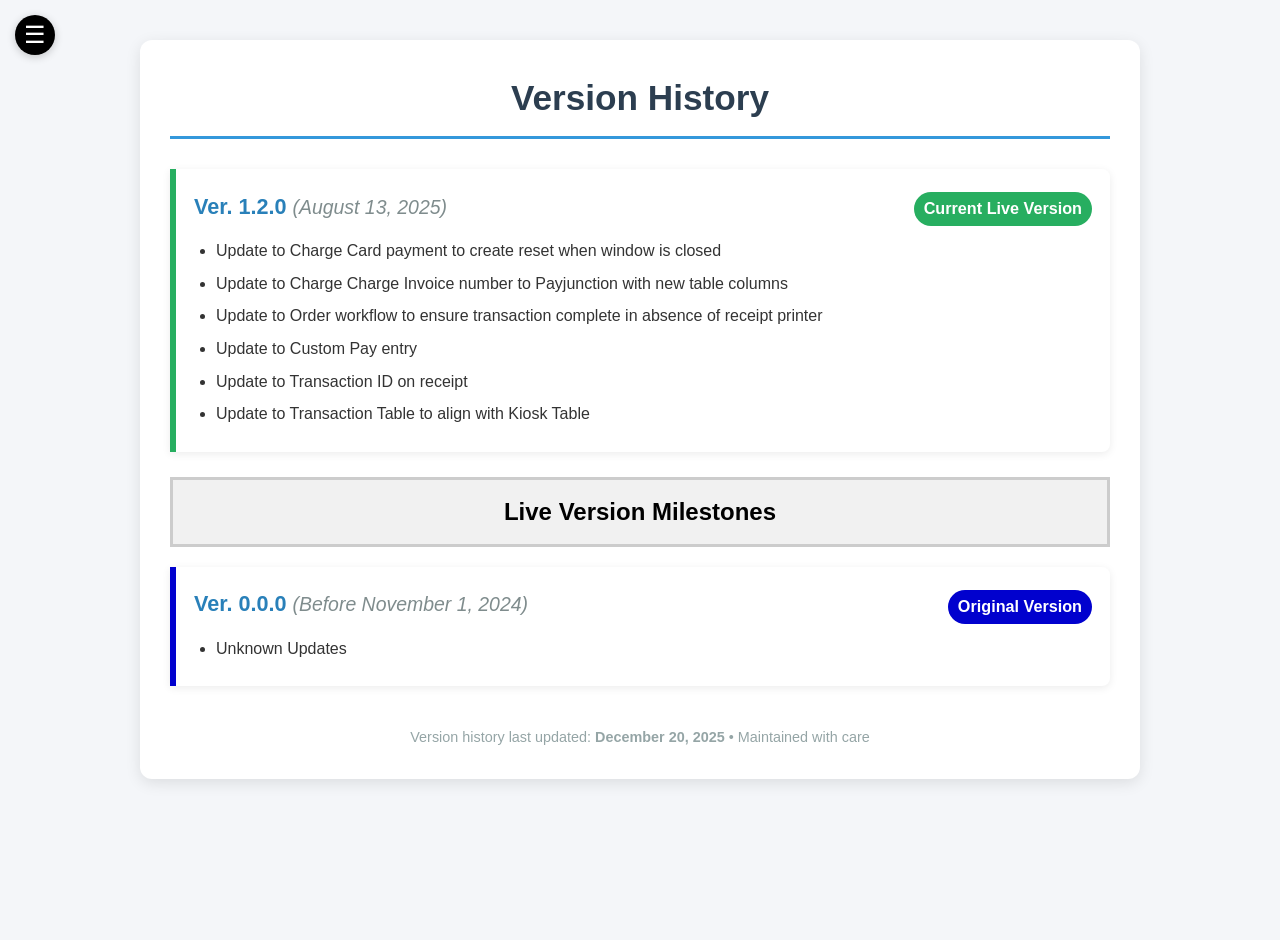
<file: index.html>
<!DOCTYPE html>
<html lang="en">
<head>
    <meta charset="UTF-8">
    <meta name="viewport" content="width=device-width, initial-scale=1.0">
    <!-- <link rel="icon" href="logo_default.png" type="image/png"> -->
    <title>Version History</title>
    <meta name="description" content="Complete changelog of system updates and improvements">
    <link rel="stylesheet" href="style.css">
    
</head>
<body>
      <button class="menu-btn" id="menuBtn">☰</button>

   
  <nav class="sidebar" id="sidebar">

    <div id="sidebar-container"></div>

  </nav>

  
  <!-- Overlay (for mobile) -->
  <div class="overlay" id="overlay"></div>
  <div class="main-content" id="mainContent">

    <!--Main Content-->
    <div class="container">
        <h1>Version History</h1>

        <!-- <a href="versionunknown.html">
        <div class="version" id="future">
            <h2>
                <span>Unknown <span class="date">(Future)</span></span>
                <span class="label future-label">Future Development</span>
            </h2>
            <ul>
                <li>Updated Location information for Shopify Sales store selection</li>
                <li>Update QR Code Functionality for use between Multiple Store Loactions</li>
                <li>Update Sales Tax to use a TaxCode System</li>
                <li>Update Widgets</li>
            </ul>
        </div>
        </a>

        <div class="version" id="tbd">
            <h2>
                <span>Ver. 1.2.9 <span class="date">(TBA)</span></span>
                <span class="label tbd-label">Pending Development Version</span>
            </h2>
            <ul>
                <li>Update Point of Sale Logic</li>
                <li>Update Shopify Sales Product Logic for Time Play Products</li>
                <li>Minor Bug Fixes</li>
            </ul>
        </div>

        <div class="version" id="dev">
            <h2>
                <span>Ver. 1.2.8 <span class="date">(December 19, 2025)</span></span>
                <span class="label dev-label">Current Development Version</span>
            </h2>
            <ul>
                <li>Establishing Tax workflow for Point of Sale</li>
                <li>Minor Bug Fixes</li>
            </ul>
        </div>

        <button class="collapsible">Previous Development Version Milstones</button>
          <div class="content">

        <div class="version">
            <h2>
                <span>Ver. 1.2.7 <span class="date">(December 17, 2025)</span></span>
                
            </h2>
            <ul>
                <li>Establish Order lookup via Oncard Number</li>
                <li>Minor Bug Fixes</li>
            </ul>
        </div>


        <div class="version">
            <h2>
                <span>Ver. 1.2.6 <span class="date">(December 10, 2025)</span></span>
                
            </h2>
            <ul>
                <li>Establish a failsafe Kiosk Refund Method and Workflow</li>
                <li>Web Order Fulfillment Bug</li>
            </ul>
        </div>

        

        <div class="version">
            <h2>
                <span>Ver. 1.2.5 <span class="date">(November 26, 2025)</span></span>
            </h2>
            <ul>
                <li>Visual and Functional Updates to Shopify Sales</li>
                <li>Updated Refund Logic to use Void option</li>
            </ul>
        </div>

        <div class="version">
            <h2>
                <span>Ver. 1.2.4 <span class="date">(November 20, 2025)</span></span>
            </h2>
            <ul>
                <li>Visual and Functional updates to Shopify Sales screen</li>
                <li>Minor Card Edit Bug</li>
                <li>Minor Reporting and Calculation Bugs</li>
            </ul>
        </div>
       
        <div class="version">
            <h2>
                <span>Ver. 1.2.3 <span class="date">(November 10, 2025)</span></span>
            </h2>
            <ul>
                <li>Establish Order Refund Method and Workflow to issue refunds to original payment method and clear point card opinion completion</li>
                <li>Create Refund Receipt layout</li>
                <li>Fix function with Activation Code field when creating a new device to allow Empty value</li>
                <li>Update to Reports Calculations</li>
                <li>Added Version History to DashAdmin</li>
            </ul>
        </div>

        <div class="version">
            <h2>
                <span>Ver. 1.2.2 <span class="date">(October 7, 2025)</span></span>
                
            </h2>
            <ul>
                <li>Update to Quick Pay options in Shopify Sales to prevent double tapping</li>
                <li>Update “Dismiss” button in Change owed window to “Open Cash Drawer”</li>
                <li>Updates to prevent leaving checkout page during Charge Card Transactions</li>
                <li>Updates to fixed missed information from Orders</li>
            </ul>
        </div>

        <div class="version">
            <h2>
                <span>Ver. 1.2.1 <span class="date">(August 27, 2025)</span></span>
            </h2>
            <ul>
                <li>Update to fix location filter functionality in Device module</li>
            </ul>
        </div>

        </div> -->

        <div class="version" id="live">
            <h2>
                <span>Ver. 1.2.0 <span class="date">(August 13, 2025)</span></span>
                <span class="label live-label">Current Live Version</span>
            </h2>
            <ul>
                <li>Update to Charge Card payment to create reset when window is closed</li>
                <li>Update to Charge Charge Invoice number to Payjunction with new table columns</li>
                <li>Update to Order workflow to ensure transaction complete in absence of receipt printer</li>
                <li>Update to Custom Pay entry</li>
                <li>Update to Transaction ID on receipt</li>
                <li>Update to Transaction Table to align with Kiosk Table</li>
            </ul>
        </div>

        <button class="collapsible">Live Version Milestones</button>
          <div class="content">
        
        <div class="version">
            <h2>
                <span>Ver. 1.1.3 <span class="date">(July 23, 2025)</span></span>
            </h2>
            <ul>
                <li>Update to discount code functionality to prevent multiple discount amounts</li>
                <li>Shopify Sales UI Updates</li>
                <li>Fix Declined Charge Card Transaction issues where screen freezes</li>
                <li>Update to Balance Builder Functionality and UI</li>
            </ul>
        </div>

        <div class="version">
            <h2>
                <span>Ver. 1.1.2 <span class="date">(July 6, 2025)</span></span>
            </h2>
            <ul>
                <li>Update Exact Change Slider and Payment methods Padding and Size</li>
                <li>Minor Bug fix to Balance Builder and Create/Split Card window that disabled Slider</li>
                <li>Minor bug fix to Online order Retrieval disabling side bar</li>
            </ul>
        </div>

        <div class="version">
            <h2>
                <span>Ver. 1.1.1 <span class="date">(June 30, 2025)</span></span>
            </h2>
            <ul>
                <li>Adjusted Exact Change Button to an Exact Change Slider</li>
                <li>Applied Focus to Discount Field after Product Selection</li>
                <li>Minor Bug Fixes to Split and Combined Card Windows disabling sidebar after use</li>
                <li>Update to Online order retrieval to fetch last 250 order up from last 50 orders</li>
            </ul>
        </div>

        <div class="version">
            <h2>
                <span>Version 1.1.0 <span class="date">(June 24, 2025)</span></span>
            </h2>
            <ul>
                <li>Updates to tables for initial Live update to Dev site</li>
                <li>Updates to json file for update to live</li>
                <li>Update to Enter Deposit functionality to prevent misentry</li>
            </ul>
        </div>

        <div class="version">
            <h2>
                <span>Ver. 1.0.5 <span class="date">(June 17, 2025)</span></span>
            </h2>
            <ul>
                <li>Update to Quick user swap for Admin and Non-admin user functionality</li>
                <li>Visual enhancements to the Invoice Display at checkout</li>
                <li>Update to Phone Number validation in staff page to require +1##########</li>
                <li>Update to login case sensitivity</li>
                <li>Update to Internet Order Details, remove reprint receipt</li>
                <li>Minor fix for QR Code Logo generation, out of memory/parameter error</li>
            </ul>
        </div>

        <div class="version">
            <h2>
                <span>Ver. 1.0.4 <span class="date">(May 19, 2024)</span></span>
            </h2>
            <ul>
                <li>Minor Bug fix for Multiple Payments with Cash not opening Cash Drawer</li>
                <li>Minor Bug Fix to discount codes not applying correctly</li>
                <li>Updated Split/Create Card window to have Minus and Positive 0.5 Options</li>
            </ul>
        </div>

        <div class="version">
            <h2>
                <span>Ver. 1.0.3 <span class="date">(May 7, 2025)</span></span>
            </h2>
            <ul>
                <li>Update to Start Shift functionality to stay active until Shift Closed</li>
                <li>Update Transaction By on sales order to display user logged in during sale instead of Shift Started user</li>
                <li>Update to only allow Shopify Sales window on Point of Sale Device types</li>
                <li>Update to Quick user to retain last page during switch</li>
                <li>Minor update to permissions for Transaction lookup feature</li>
                <li>Enable Permission Based logic for Point of Sale for testing roles</li>
                <li>Update to Credit Balance in View Transaction to display correctly</li>
            </ul>
        </div>

        <div class="version">
            <h2>
                <span>Ver. 1.0.2 <span class="date">(April 10, 2025)</span></span>
            </h2>
            <ul>
                <li>Updates to Report Generation layout and added addition values</li>
                <li>Updated Receipt layout to display Discount if applied to sale</li>
                <li>Minor bug fix for discount calculation to round correctly</li>
                <li>Update to prevent Discount on non-point items</li>
            </ul>
        </div>

        <div class="version">
            <h2>
                <span>Ver. 1.0.1 <span class="date">(February 19, 2025)</span></span>
            </h2>
            <ul>
                <li>Update to Split/Create Card window for splitting paid/bonus points correctly</li>
                <li>Minor bug updates to discount field</li>
                <li>Updated Printer Details and Edit Printer Pages to allow for Printer Certificate upload</li>
                <li>Added a Numeric Keypad to User login/Quickswap and Dollar entry fields</li>
                <li>Updated enterQty window to include decimal values</li>
                <li>Minor Calculation fix to Generated reports to calculate Multiple Payment Cash Amounts</li>
                <li>Minor Bug fix in Quick Selection Date filter to select correct dates</li>
                <li>Minor Bug fix in transaction look up screen causing infinite load screen</li>
            </ul>
        </div>

        <div class="version">
            <h2>
                <span>Ver. 1.0.0 <span class="date">(January 28, 2025)</span></span>
            </h2>
            <ul>
                <li>Establish QR Code Feature and functionality</li>
                <li>Establish QR Code Analytics for sales and redirects</li>
                <li>Add Inactive/Delete function to QR Code based on analytics status</li>
                <li>Update to Location Settings to add Full URL for QR Codes</li>
                <li>Update Sidebar to be disabled if another Pop-up window is active</li>
                <li>Minor Calculation bug fix for Charge Card for Multiple Payments on End of Day entry</li>
                <li>Update to order detail page to fetch all card data available for a particular order and if card has been cleared a balance_id appears when hovering</li>
                <li>Added Download and Print feature to all reporting sections</li>
                <li>Update Reports to display Locations and Devices related to report generated</li>
            </ul>
        </div>

        <div class="version">
            <h2>
                <span>Ver. 0.0.5 <span class="date">(December 31, 2024)</span></span>
            </h2>
            <ul>
                <li>Establish a Sales Report Page for End of Month reporting with locations, device types and devices, date range, and 2 report types (Complete and Summary)</li>
                <li>Added visual indicators to Shift manager for Shift Sales status</li>
                <li>Minor bug fix for reprinting transaction receipts for Multiple Payment transactions</li>
                <li>Established Transaction Order Number Look up feature</li>
                <li>Update Receipts to have transaction Order Number and Barcode at bottom of receipt</li>
                <li>Order Detail page updates; Functional and Visual</li>
            </ul>
        </div>

        <div class="version">
            <h2>
                <span>Ver. 0.0.4 <span class="date">(December 16, 2024)</span></span>
            </h2>
            <ul>
                <li>Update Receipt Header to display information based on Location Settings</li>
                <li>Update Receipt Layout for Products and hiding line items with 0 value</li>
                <li>Minor Bug fix for cash drawer during Multiple Payment transactions</li>
                <li>Update to Cash Drawer functionality to only open in the event of a Cash Transaction</li>
                <li>Discount Functional update and Minor UI visual fixes</li>
                <li>Multiple Payment Value field update to display remaining balance</li>
                <li>Update Open and Close button to trigger Cash Drawer</li>
                <li>Update Sales Entry window</li>
            </ul>
        </div>

        <div class="version">
            <h2>
                <span>Ver. 0.0.3 <span class="date">(November 28, 2024)</span></span>
            </h2>
            <ul>
                <li>Minor Bug Fix for Payjunction terminal after Charge Card Transaction staying In Progress</li>
                <li>Update to location page for Both Develop and Live Payjunction with a Terminal ID check with table update to accommodate</li>
                <li>Updated Shopify Sales to use Printer Device information based on device settings and location</li>
                <li>Establish Printer Details and Add Printer page to store Receipt Printer information with filters</li>
            </ul>
        </div>

        <div class="version">
            <h2>
                <span>Ver. 0.0.2 <span class="date">(November 15, 2024)</span></span>
            </h2>
            <ul>
                <li>Visual updates to Order List page and Column updates</li>
                <li>Visual updates to Order Details page</li>
                <li>Update Oncard value to be a Drilldown link to card transaction page</li>
                <li>Update Shift Start and End language to Open and Close</li>
                <li>Added Change Due pop-up window during Cash Transactions</li>
                <li>Minor Bug Fix to Point rounding during Create/Split Card window</li>
                <li>Added Toggle and Value field to Locations page for Balance Build and Create/Split Card window threshold bypassing hardcode default of 60 points</li>
            </ul>
        </div>

        <div class="version">
            <h2>
                <span>Ver. 0.0.1 <span class="date">(November 7, 2024)</span></span>
            </h2>
            <ul>
                <li>Minor Bug fix to Online Order date filter and Search bar case-sensitivity</li>
                <li>Minor Bug fix to Roles page for select all feature</li>
                <li>Minor Discount code fix to make greater than or equal amount</li>
                <li>Visual UI Updates to Payment window to include Pending card Balance and Oncard Numbers prior to final payment</li>
            </ul>
        </div>
          </div> <!--End Live Accordion-->

        <div class="version" id="og">
            <h2>
                <span>Ver. 0.0.0 <span class="date">(Before November 1, 2024)</span></span>
                <span class="label original-label">Original Version</span>
            </h2>
            <ul>
                <li>Unknown Updates</li>
            </ul>
        </div>

        <div class="footer" id="footer-container">
            
        </div>
    </div>
   </div>
 <script src="script.js"></script>
</body>

</html>
</file>
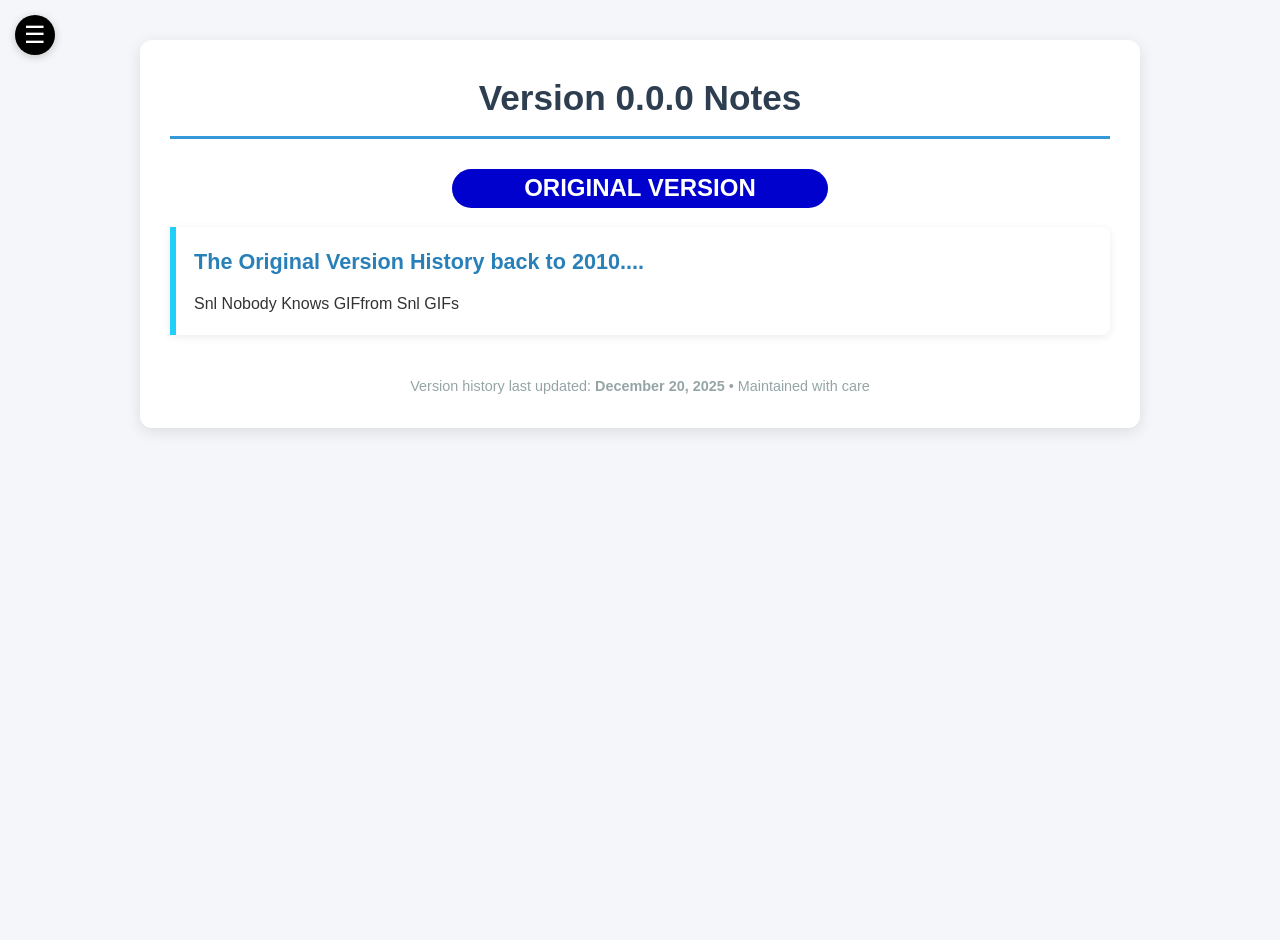
<file: version000.html>
<!DOCTYPE html>
<html lang="en">
<head>
    <meta charset="UTF-8">
    <meta name="viewport" content="width=device-width, initial-scale=1.0">
    <title>Version History</title>
    <meta name="description" content="Complete changelog of system updates and improvements">
    <link rel="stylesheet" href="style.css">
</head>
<body>
      <button class="menu-btn" id="menuBtn">☰</button>

  <!-- Sidebar -->
   <nav class="sidebar" id="sidebar">

    <div id="sidebar-container"></div>

  </nav>

  <!-- Overlay (for mobile) -->
  <div class="overlay" id="overlay"></div>
  <div class="main-content" id="mainContent">
  
    <!--Main Content-->
    <div class="container">
        <h1>Version 0.0.0 Notes</h1>
        <h2 class="og">Original Version</h2>

        <div class="version">
            <h2>
                <span>The Original Version History back to 2010....</span>
            </h2>

            <div class="tenor-gif-embed" data-postid="9226892586489338698" data-share-method="host" data-aspect-ratio="1.76596" data-width="100%"><a href="https://tenor.com/view/snl-nobody-knows-washington%27s-dream-nate-bargatze-gif-9226892586489338698">Snl Nobody Knows GIF</a>from <a href="https://tenor.com/search/snl-gifs">Snl GIFs</a></div> <script type="text/javascript" async src="https://tenor.com/embed.js"></script>

        </div>

        

        <div class="footer" id="footer-container">
            
        </div>
    </div>
   </div>
<script src="script.js"></script>
</body>

</html>
</file>
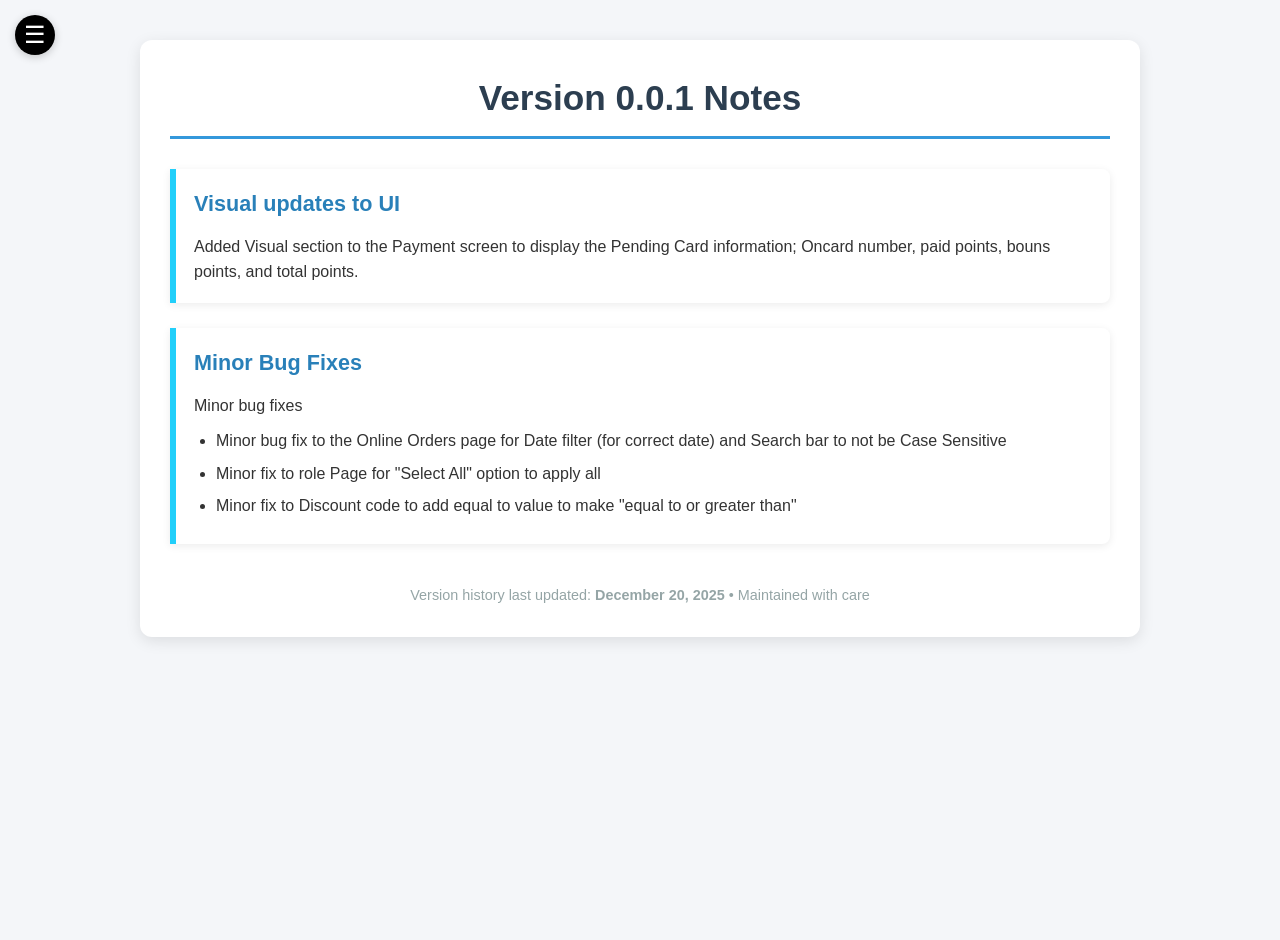
<file: version001.html>
<!DOCTYPE html>
<html lang="en">
<head>
    <meta charset="UTF-8">
    <meta name="viewport" content="width=device-width, initial-scale=1.0">
    <title>Version History</title>
    <meta name="description" content="Complete changelog of system updates and improvements">
    <link rel="stylesheet" href="style.css">
</head>
<body>
      <button class="menu-btn" id="menuBtn">☰</button>

  <!-- Sidebar -->
   <nav class="sidebar" id="sidebar">

    <div id="sidebar-container"></div>

  </nav>

  <!-- Overlay (for mobile) -->
  <div class="overlay" id="overlay"></div>
  <div class="main-content" id="mainContent">
  
    <!--Main Content-->
    <div class="container">
        <h1>Version 0.0.1 Notes</h1>

        <div class="version">
            <h2>
                <span>Visual updates to UI</span>
            </h2>
            <p>Added Visual section to the Payment screen to display the Pending Card information; Oncard number, paid points, bouns points, and total points.</p>
        </div>

        <div class="version">
            <h2>
                <span>Minor Bug Fixes</span>
            </h2>
            <p>Minor bug fixes</p>
            <ul>
                <li>Minor bug fix to the Online Orders page for Date filter (for correct date) and Search bar to not be Case Sensitive</li>
                <li>Minor fix to role Page for "Select All" option to apply all</li>
                <li>Minor fix to Discount code to add equal to value to make "equal to or greater than"</li>
            </ul>
        </div>

        <div class="footer" id="footer-container">
            
        </div>
    </div>
   </div>
<script src="script.js"></script>
</body>
</html>
</file>
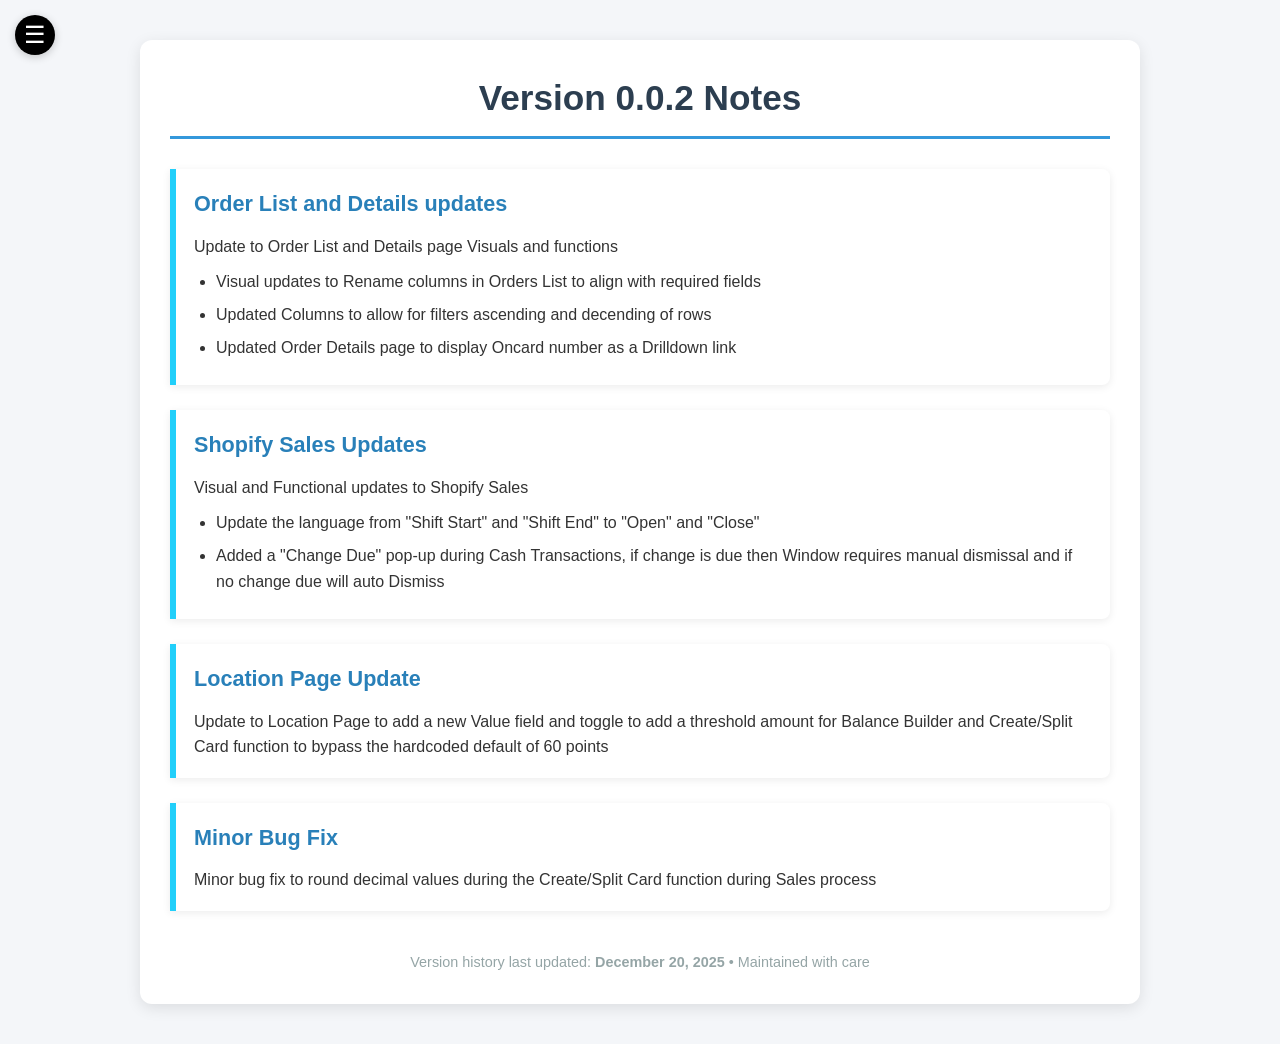
<file: version002.html>
<!DOCTYPE html>
<html lang="en">
<head>
    <meta charset="UTF-8">
    <meta name="viewport" content="width=device-width, initial-scale=1.0">
    <title>Version History</title>
    <meta name="description" content="Complete changelog of system updates and improvements">
    <link rel="stylesheet" href="style.css">
</head>
<body>
      <button class="menu-btn" id="menuBtn">☰</button>

  <!-- Sidebar -->
   <nav class="sidebar" id="sidebar">

    <div id="sidebar-container"></div>

  </nav>

  <!-- Overlay (for mobile) -->
  <div class="overlay" id="overlay"></div>
  <div class="main-content" id="mainContent">
  
    <!--Main Content-->
    <div class="container">
        <h1>Version 0.0.2 Notes</h1>

        <div class="version">
            <h2>
                <span>Order List and Details updates</span>
            </h2>
            <p>Update to Order List and Details page Visuals and functions</p>
            <ul>
                <li>Visual updates to Rename columns in Orders List to align with required fields</li>
                <li>Updated Columns to allow for filters ascending and decending of rows</li>
                <li>Updated Order Details page to display Oncard number as a Drilldown link</li>
            </ul>
        </div>

        <div class="version">
            <h2>
                <span>Shopify Sales Updates</span>
            </h2>
            <p>Visual and Functional updates to Shopify Sales</p>
            <ul>
                <li>Update the language from "Shift Start" and "Shift End" to "Open" and "Close"</li>
                <li>Added a "Change Due" pop-up during Cash Transactions, if change is due then Window requires manual dismissal and if no change due will auto Dismiss</li>
            </ul>
        </div>

        <div class="version">
            <h2>
                <span>Location Page Update</span>
            </h2>
            <p>Update to Location Page to add a new Value field and toggle to add a threshold amount for Balance Builder and Create/Split Card function to bypass the hardcoded default of 60 points</p>
        </div>

        <div class="version">
            <h2>
                <span>Minor Bug Fix</span>
            </h2>
            <p>Minor bug fix to round decimal values during the Create/Split Card function during Sales process</p>
        </div>

        <div class="footer" id="footer-container">
            
        </div>
    </div>
   </div>
<script src="script.js"></script>
</body>
</html>
</file>
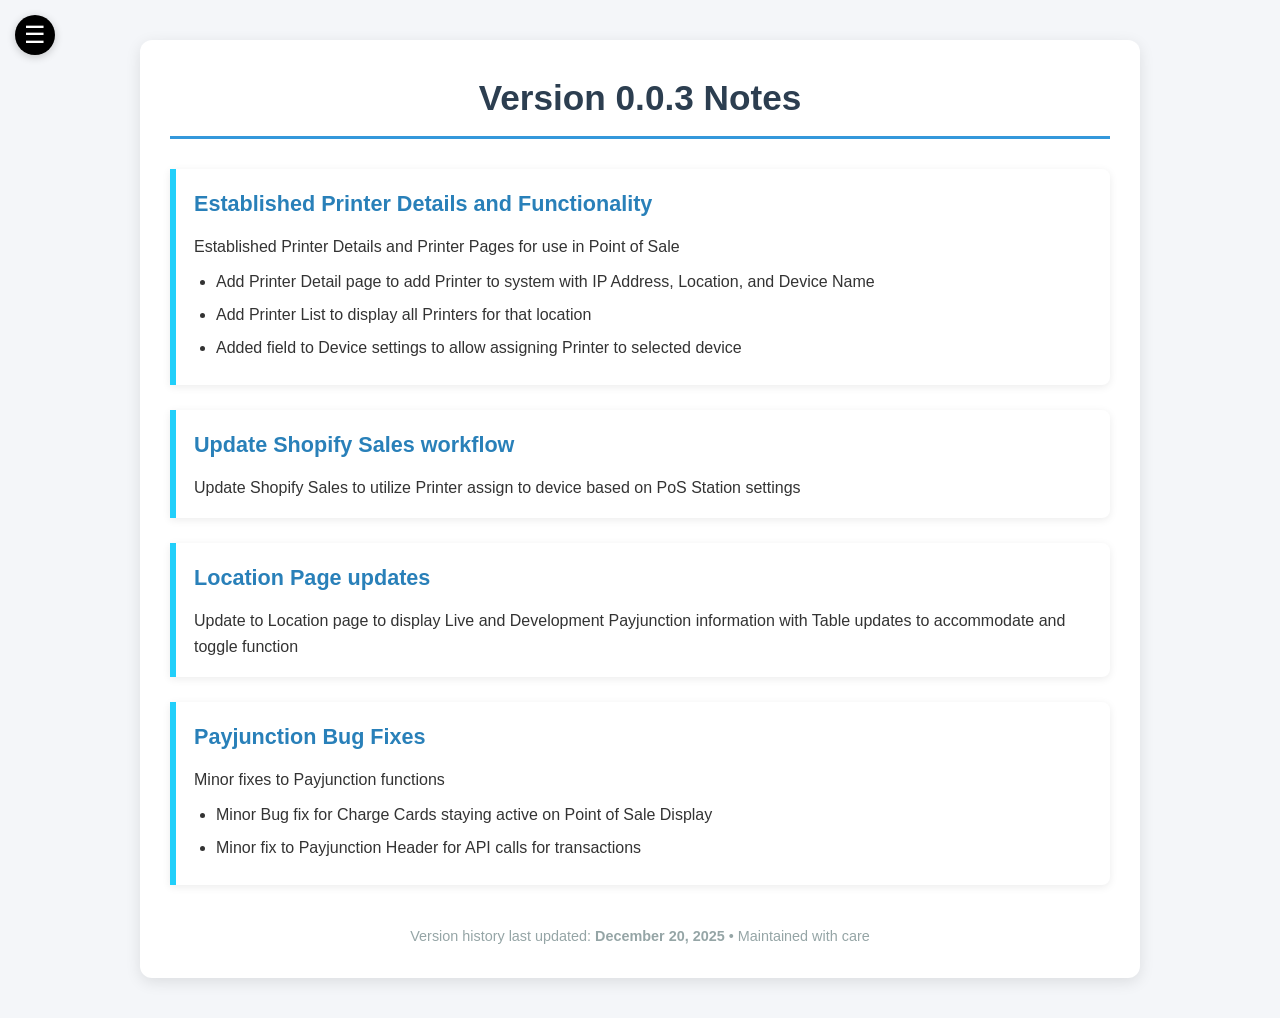
<file: version003.html>
<!DOCTYPE html>
<html lang="en">
<head>
    <meta charset="UTF-8">
    <meta name="viewport" content="width=device-width, initial-scale=1.0">
    <title>Version History</title>
    <meta name="description" content="Complete changelog of system updates and improvements">
    <link rel="stylesheet" href="style.css">
</head>
<body>
      <button class="menu-btn" id="menuBtn">☰</button>

  <!-- Sidebar -->
   <nav class="sidebar" id="sidebar">

    <div id="sidebar-container"></div>

  </nav>

  <!-- Overlay (for mobile) -->
  <div class="overlay" id="overlay"></div>
  <div class="main-content" id="mainContent">
  
    <!--Main Content-->
    <div class="container">
        <h1>Version 0.0.3 Notes</h1>

        <div class="version">
            <h2>
                <span>Established Printer Details and Functionality</span>
            </h2>
            <p>Established Printer Details and Printer Pages for use in Point of Sale</p>
            <ul>
                <li>Add Printer Detail page to add Printer to system with IP Address, Location, and Device Name</li>
                <li>Add Printer List to display all Printers for that location</li>
                <li>Added field to Device settings to allow assigning Printer to selected device</li>
            </ul>
        </div>

        <div class="version">
            <h2>
                <span>Update Shopify Sales workflow</span>
            </h2>
            <p>Update Shopify Sales to utilize Printer assign to device based on PoS Station settings</p>
        </div>

        <div class="version">
            <h2>
                <span>Location Page updates</span>
            </h2>
            <p>Update to Location page to display Live and Development Payjunction information with Table updates to accommodate and toggle function</p>
        </div>

        <div class="version">
            <h2>
                <span>Payjunction Bug Fixes</span>
            </h2>
            <p>Minor fixes to Payjunction functions</p>
            <ul>
                <li>Minor Bug fix for Charge Cards staying active on Point of Sale Display</li>
                <li>Minor fix to Payjunction Header for API calls for transactions</li>
            </ul>
        </div>

        <div class="footer" id="footer-container">
            
        </div>
    </div>
   </div>
<script src="script.js"></script>
</body>
</html>
</file>
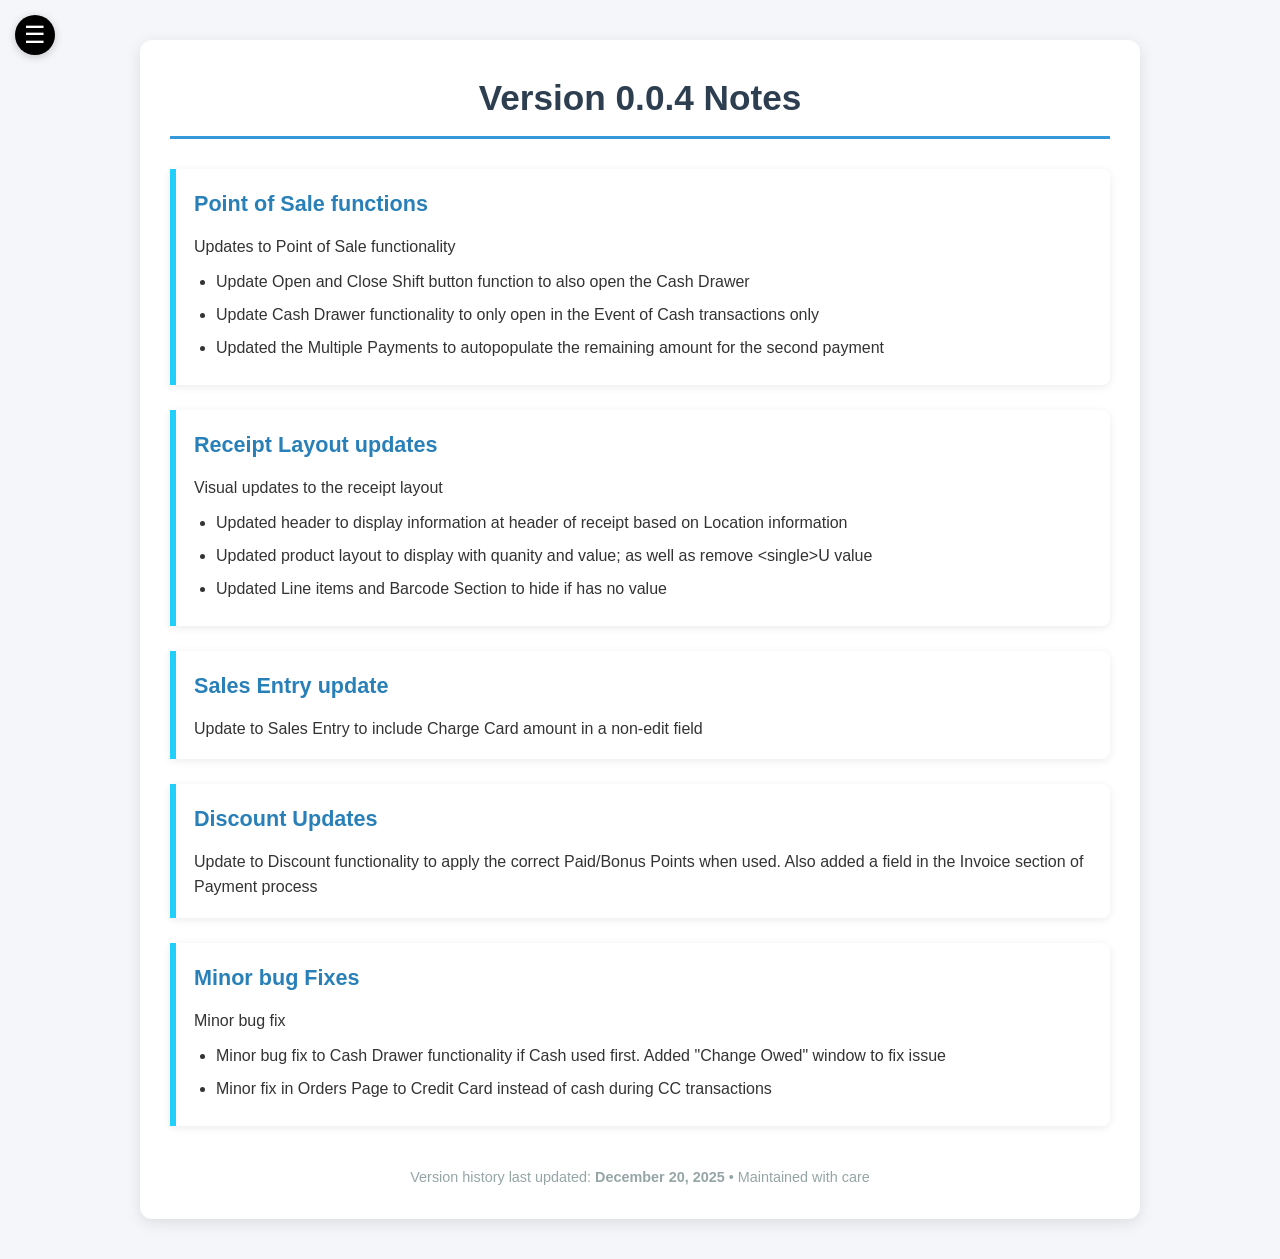
<file: version004.html>
<!DOCTYPE html>
<html lang="en">
<head>
    <meta charset="UTF-8">
    <meta name="viewport" content="width=device-width, initial-scale=1.0">
    <title>Version History</title>
    <meta name="description" content="Complete changelog of system updates and improvements">
    <link rel="stylesheet" href="style.css">
</head>
<body>
      <button class="menu-btn" id="menuBtn">☰</button>

  <!-- Sidebar -->
   <nav class="sidebar" id="sidebar">

    <div id="sidebar-container"></div>

  </nav>

  <!-- Overlay (for mobile) -->
  <div class="overlay" id="overlay"></div>
  <div class="main-content" id="mainContent">
  
    <!--Main Content-->
    <div class="container">
        <h1>Version 0.0.4 Notes</h1>

        <div class="version">
            <h2>
                <span>Point of Sale functions</span>
            </h2>
            <p>Updates to Point of Sale functionality</p>
            <ul>
                <li>Update Open and Close Shift button function to also open the Cash Drawer</li>
                <li>Update Cash Drawer functionality to only open in the Event of Cash transactions only</li>
                <li>Updated the Multiple Payments to autopopulate the remaining amount for the second payment </li>
            </ul>
        </div>

        <div class="version">
            <h2>
                <span>Receipt Layout updates</span>
            </h2>
            <p>Visual updates to the receipt layout</p>
            <ul>
                <li>Updated header to display information at header of receipt based on Location information</li>
                <li>Updated product layout to display with quanity and value; as well as remove &lt;single&gt;U value</li>
                <li>Updated Line items and Barcode Section to hide if has no value</li>
            </ul>
        </div>

        <div class="version">
            <h2>
                <span>Sales Entry update</span>
            </h2>
            <p>Update to Sales Entry to include Charge Card amount in a non-edit field</p>
            
        </div>

        <div class="version">
            <h2>
                <span>Discount Updates</span>
            </h2>
            <p>Update to Discount functionality to apply the correct Paid/Bonus Points when used. Also added a field in the Invoice section of Payment process</p>
            
        </div>

        <div class="version">
            <h2>
                <span>Minor bug Fixes</span>
            </h2>
            <p>Minor bug fix</p>
            <ul>
                <li>Minor bug fix to Cash Drawer functionality if Cash used first. Added "Change Owed" window to fix issue</li>
                <li>Minor fix in Orders Page to Credit Card instead of cash during CC transactions</li>
            </ul>
            
        </div>

        <div class="footer" id="footer-container">
            
        </div>
    </div>
   </div>
<script src="script.js"></script>
</body>
</html>
</file>
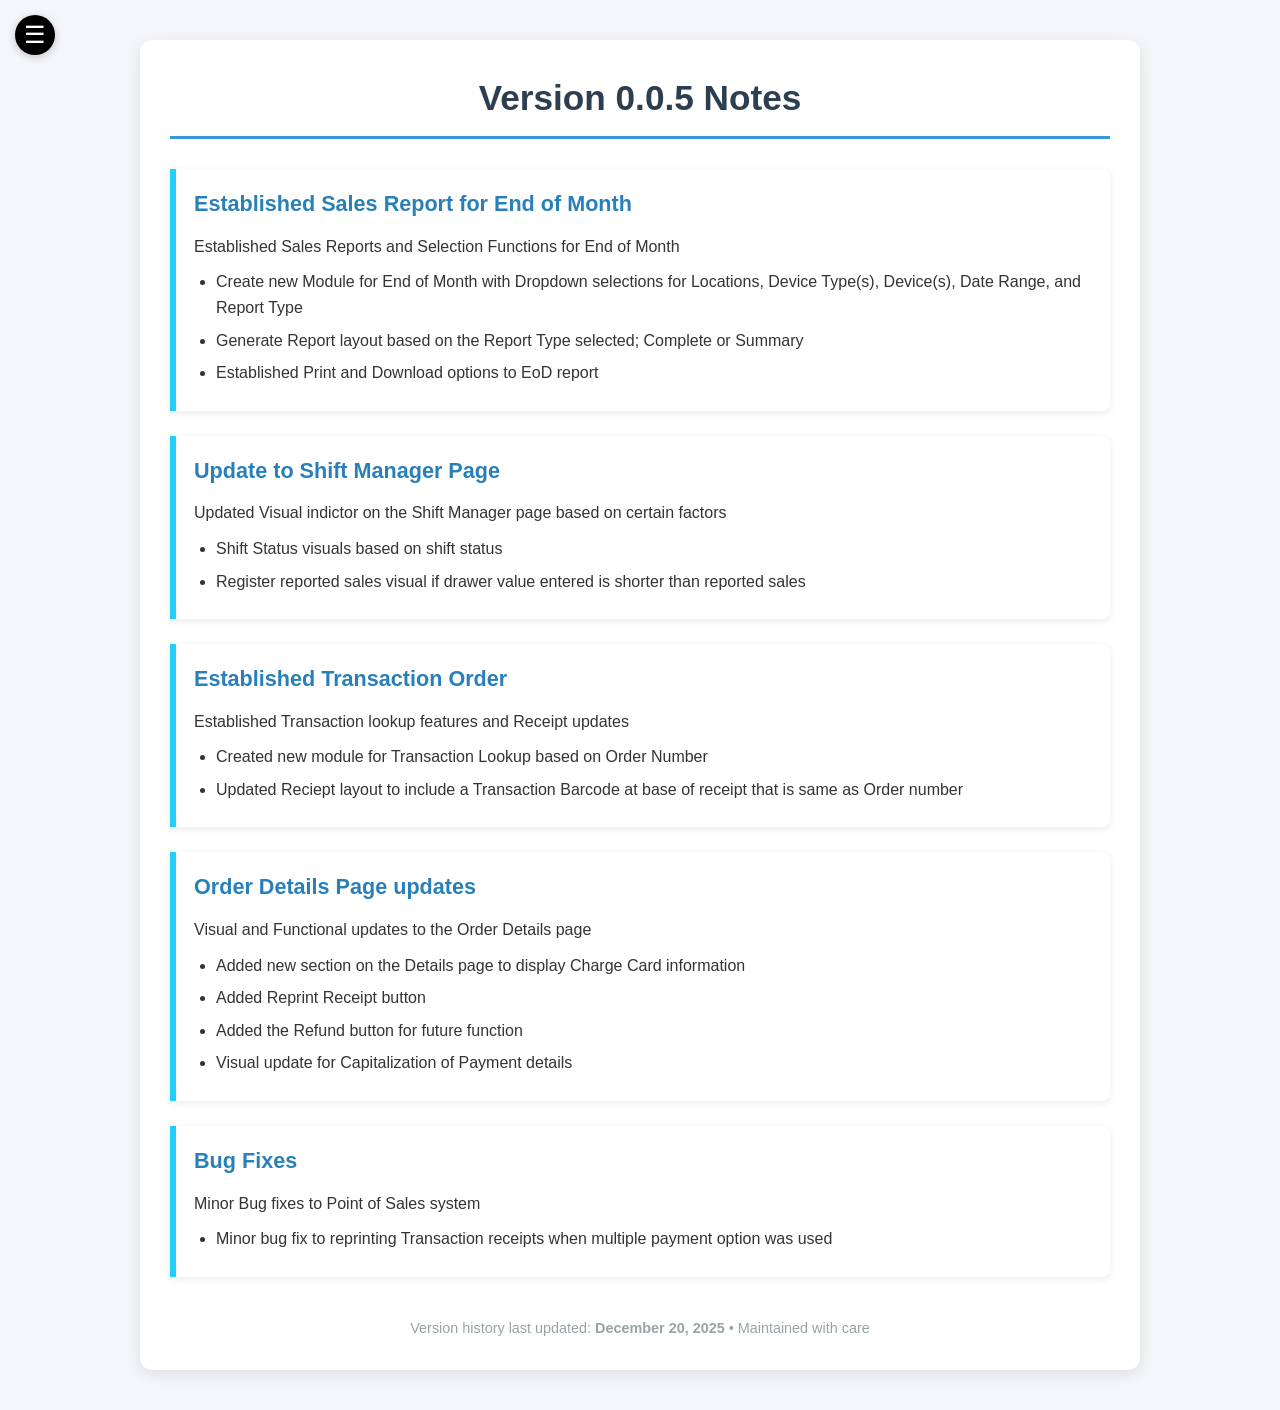
<file: version005.html>
<!DOCTYPE html>
<html lang="en">
<head>
    <meta charset="UTF-8">
    <meta name="viewport" content="width=device-width, initial-scale=1.0">
    <title>Version History</title>
    <meta name="description" content="Complete changelog of system updates and improvements">
    <link rel="stylesheet" href="style.css">
</head>
<body>
      <button class="menu-btn" id="menuBtn">☰</button>

  <!-- Sidebar -->
   <nav class="sidebar" id="sidebar">

    <div id="sidebar-container"></div>

  </nav>

  <!-- Overlay (for mobile) -->
  <div class="overlay" id="overlay"></div>
  <div class="main-content" id="mainContent">
  
    <!--Main Content-->
    <div class="container">
        <h1>Version 0.0.5 Notes</h1>

        <div class="version">
            <h2>
                <span>Established Sales Report for End of Month</span>
            </h2>
            <p>Established Sales Reports and Selection Functions for End of Month</p>
            <ul>
                <li>Create new Module for End of Month with Dropdown selections for Locations, Device Type(s), Device(s), Date Range, and Report Type</li>
                <li>Generate Report layout based on the Report Type selected; Complete or Summary</li>
                <li>Established Print and Download options to EoD report</li>
            </ul>
        </div>

        <div class="version">
            <h2>
                <span>Update to Shift Manager Page</span>
            </h2>
            <p>Updated Visual indictor on the Shift Manager page based on certain factors</p>
            <ul>
                <li>Shift Status visuals based on shift status</li>
                <li>Register reported sales visual if drawer value entered is shorter than reported sales </li>
            </ul>
        </div>

        <div class="version">
            <h2>
                <span>Established Transaction Order</span>
            </h2>
            <p>Established Transaction lookup features and Receipt updates</p>
            <ul>
                <li>Created new module for Transaction Lookup based on Order Number</li>
                <li>Updated Reciept layout to include a Transaction Barcode at base of receipt that is same as Order number</li>
            </ul>
        </div>

        <div class="version">
            <h2>
                <span>Order Details Page updates</span>
            </h2>
            <p>Visual and Functional updates to the Order Details page</p>
            <ul>
                <li>Added new section on the Details page to display Charge Card information</li>
                <li>Added Reprint Receipt button</li>
                <li>Added the Refund button for future function</li>
                <li>Visual update for Capitalization of Payment details</li>
            </ul>
        </div>

        <div class="version">
            <h2>
                <span>Bug Fixes</span>
            </h2>
            <p>Minor Bug fixes to Point of Sales system</p>
            <ul>
                <li>Minor bug fix to reprinting Transaction receipts when multiple payment option was used</li>
            </ul>
        </div>

        <div class="footer" id="footer-container">
            
        </div>
    </div>
   </div>
<script src="script.js"></script>
</body>
</html>
</file>
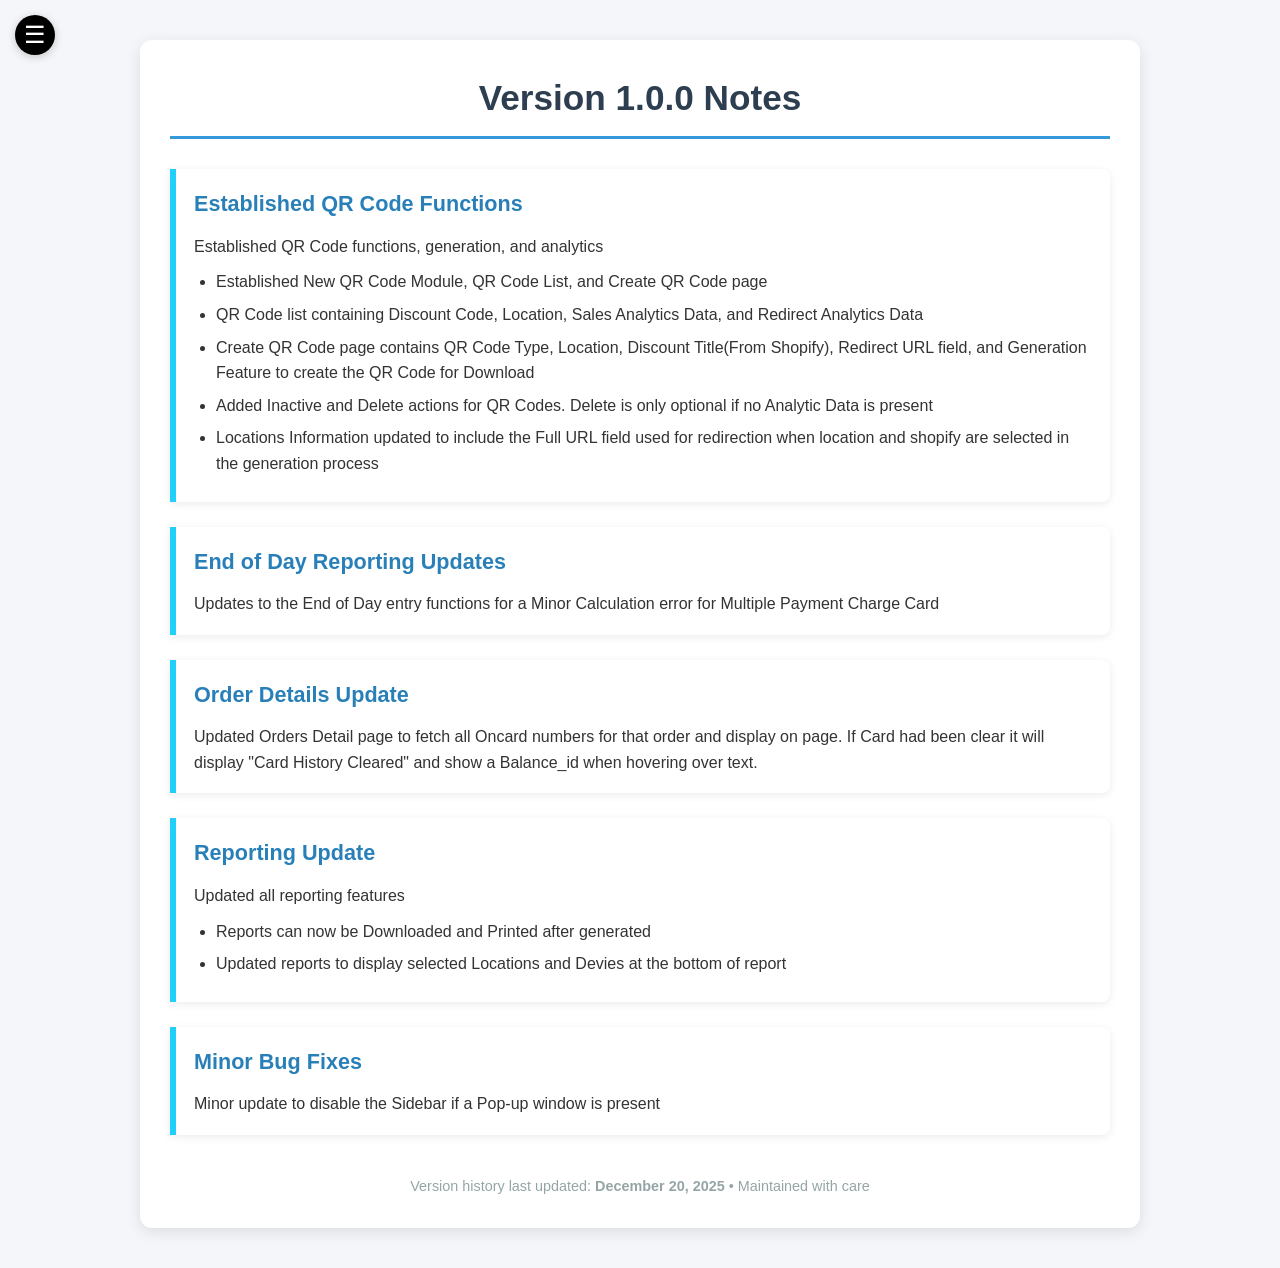
<file: version100.html>
<!DOCTYPE html>
<html lang="en">
<head>
    <meta charset="UTF-8">
    <meta name="viewport" content="width=device-width, initial-scale=1.0">
    <title>Version History</title>
    <meta name="description" content="Complete changelog of system updates and improvements">
    <link rel="stylesheet" href="style.css">
</head>
<body>
      <button class="menu-btn" id="menuBtn">☰</button>

  <!-- Sidebar -->
   <nav class="sidebar" id="sidebar">

    <div id="sidebar-container"></div>

  </nav>

  <!-- Overlay (for mobile) -->
  <div class="overlay" id="overlay"></div>
  <div class="main-content" id="mainContent">
  
    <!--Main Content-->
    <div class="container">
        <h1>Version 1.0.0 Notes</h1>

        <div class="version">
            <h2>
                <span>Established QR Code Functions</span>
            </h2>
            <p>Established QR Code functions, generation, and analytics</p>
            <ul>
                <li>Established New QR Code Module, QR Code List, and Create QR Code page</li>
                <li>QR Code list containing Discount Code, Location, Sales Analytics Data, and Redirect Analytics Data</li>
                <li>Create QR Code page contains QR Code Type, Location, Discount Title(From Shopify), Redirect URL field, and Generation Feature to create the QR Code for Download</li>
                <li>Added Inactive and Delete actions for QR Codes. Delete is only optional if no Analytic Data is present</li>
                <li>Locations Information updated to include the Full URL field used for redirection when location and shopify are selected in the generation process</li>
            </ul>
        </div>

        <div class="version">
            <h2>
                <span>End of Day Reporting Updates</span>
            </h2>
            <p>Updates to the End of Day entry functions for a Minor Calculation error for Multiple Payment Charge Card</p>
            
        </div>

        <div class="version">
            <h2>
                <span>Order Details Update</span>
            </h2>
            <p>Updated Orders Detail page to fetch all Oncard numbers for that order and display on page. If Card had been clear it will display "Card History Cleared" and show a 
                Balance_id when hovering over text. </p>
          
        </div>

          <div class="version">
            <h2>
                <span>Reporting Update</span>
            </h2>
            <p>Updated all reporting features</p>
            <ul>
                <li>Reports can now be Downloaded and Printed after generated</li>
                <li>Updated reports to display selected Locations and Devies at the bottom of report</li>
            </ul>
        </div>

          <div class="version">
            <h2>
                <span>Minor Bug Fixes</span>
            </h2>
            <p>Minor update to disable the Sidebar if a Pop-up window is present</p>
        </div>

        <div class="footer" id="footer-container">
            
        </div>
    </div>
   </div>
<script src="script.js"></script>
</body>
</html>
</file>
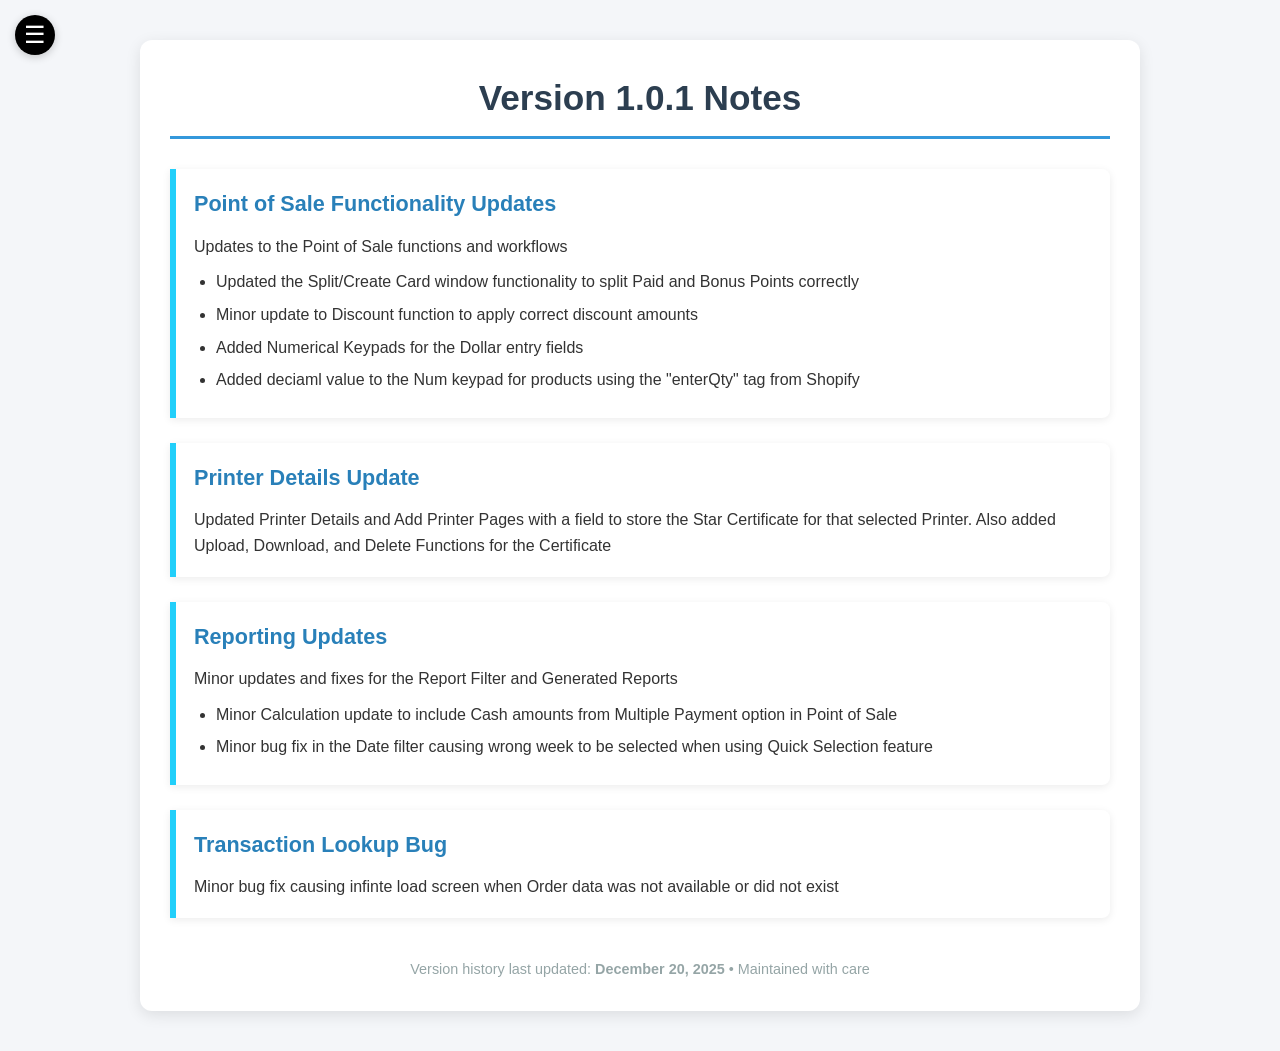
<file: version101.html>
<!DOCTYPE html>
<html lang="en">
<head>
    <meta charset="UTF-8">
    <meta name="viewport" content="width=device-width, initial-scale=1.0">
    <title>Version History</title>
    <meta name="description" content="Complete changelog of system updates and improvements">
    <link rel="stylesheet" href="style.css">
</head>
<body>
      <button class="menu-btn" id="menuBtn">☰</button>

  <!-- Sidebar -->
   <nav class="sidebar" id="sidebar">

    <div id="sidebar-container"></div>

  </nav>

  <!-- Overlay (for mobile) -->
  <div class="overlay" id="overlay"></div>
  <div class="main-content" id="mainContent">
  
    <!--Main Content-->
    <div class="container">
        <h1>Version 1.0.1 Notes</h1>

        <div class="version">
            <h2>
                <span>Point of Sale Functionality Updates</span>
            </h2>
            <p>Updates to the Point of Sale functions and workflows</p>
            <ul>
                <li>Updated the Split/Create Card window functionality to split Paid and Bonus Points correctly</li>
                <li>Minor update to Discount function to apply correct discount amounts</li>
                <li>Added Numerical Keypads for the Dollar entry fields</li>
                <li>Added deciaml value to the Num keypad for products using the "enterQty" tag from Shopify</li>
            </ul>
        </div>

        <div class="version">
            <h2>
                <span>Printer Details Update</span>
            </h2>
            <p>Updated Printer Details and Add Printer Pages with a field to store the Star Certificate for that selected Printer. Also added Upload, Download, and Delete Functions for the Certificate</p>
        </div>

        <div class="version">
            <h2>
                <span>Reporting Updates</span>
            </h2>
            <p>Minor updates and fixes for the Report Filter and Generated Reports</p>
            <ul>
                <li>Minor Calculation update to include Cash amounts from Multiple Payment option in Point of Sale</li>
                <li>Minor bug fix in the Date filter causing wrong week to be selected when using Quick Selection feature</li>
            </ul>
        </div>

        <div class="version">
            <h2>
                <span>Transaction Lookup Bug</span>
            </h2>
            <p>Minor bug fix causing infinte load screen when Order data was not available or did not exist </p>
        </div>

        <div class="footer" id="footer-container">
            
        </div>
    </div>
   </div>
<script src="script.js"></script>
</body>
</html>
</file>
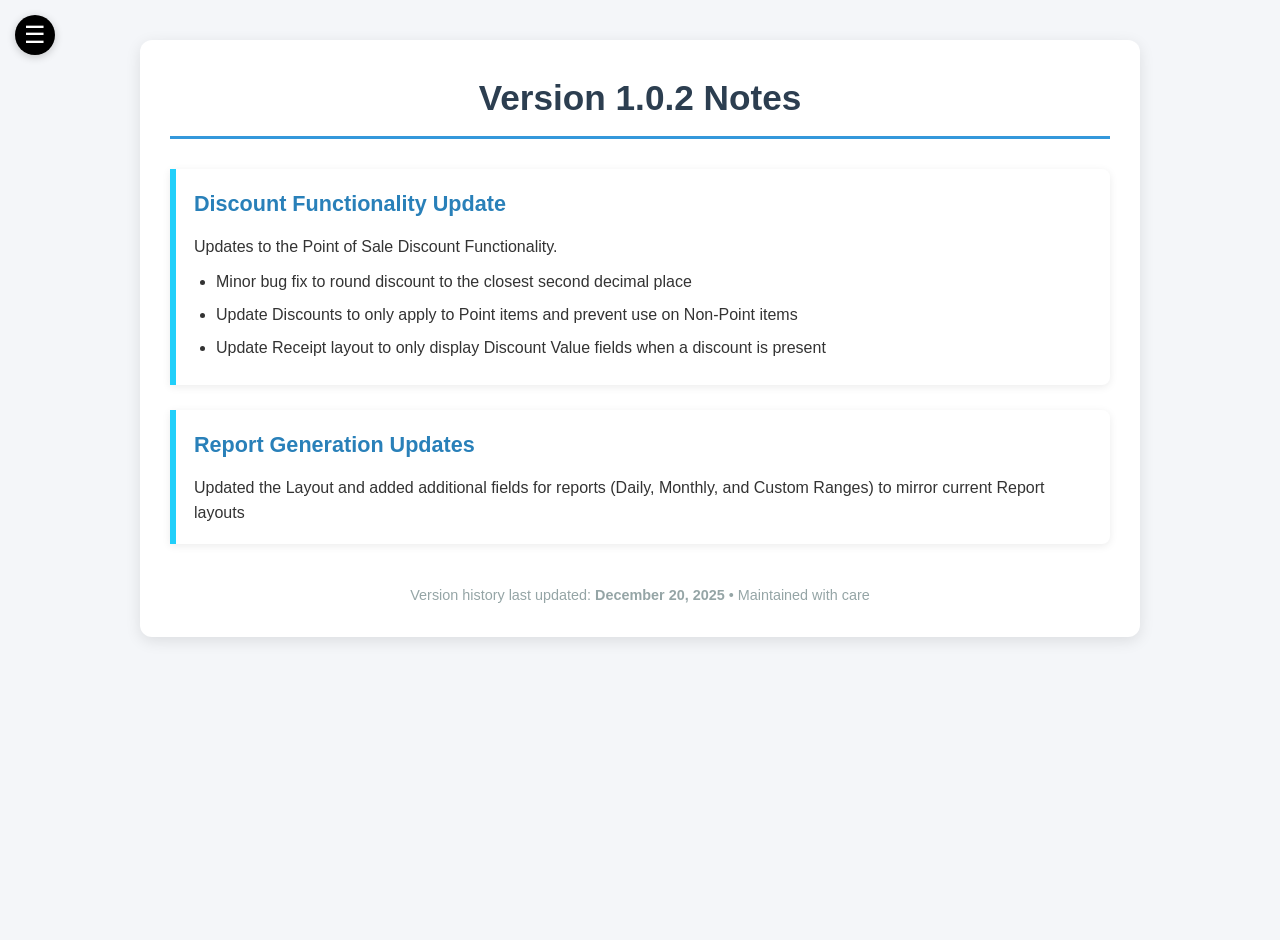
<file: version102.html>
<!DOCTYPE html>
<html lang="en">
<head>
    <meta charset="UTF-8">
    <meta name="viewport" content="width=device-width, initial-scale=1.0">
    <title>Version History</title>
    <meta name="description" content="Complete changelog of system updates and improvements">
    <link rel="stylesheet" href="style.css">
</head>
<body>
      <button class="menu-btn" id="menuBtn">☰</button>

  <!-- Sidebar -->
   <nav class="sidebar" id="sidebar">

    <div id="sidebar-container"></div>

  </nav>

  <!-- Overlay (for mobile) -->
  <div class="overlay" id="overlay"></div>
  <div class="main-content" id="mainContent">
  
    <!--Main Content-->
    <div class="container">
        <h1>Version 1.0.2 Notes</h1>

        <div class="version">
            <h2>
                <span>Discount Functionality Update</span>
            </h2>
            <p>Updates to the Point of Sale Discount Functionality.</p>
            <ul>
                <li>Minor bug fix to round discount to the closest second decimal place</li>
                <li>Update Discounts to only apply to Point items and prevent use on Non-Point items</li>
                <li>Update Receipt layout to only display Discount Value fields when a discount is present</li>
            </ul>
        </div>

        <div class="version">
            <h2>
                <span>Report Generation Updates</span>
            </h2>
            <p>Updated the Layout and added additional fields for reports (Daily, Monthly, and Custom Ranges) to mirror current Report layouts</p>
        </div>

        <div class="footer" id="footer-container">
            
        </div>
    </div>
   </div>
<script src="script.js"></script>
</body>
</html>
</file>
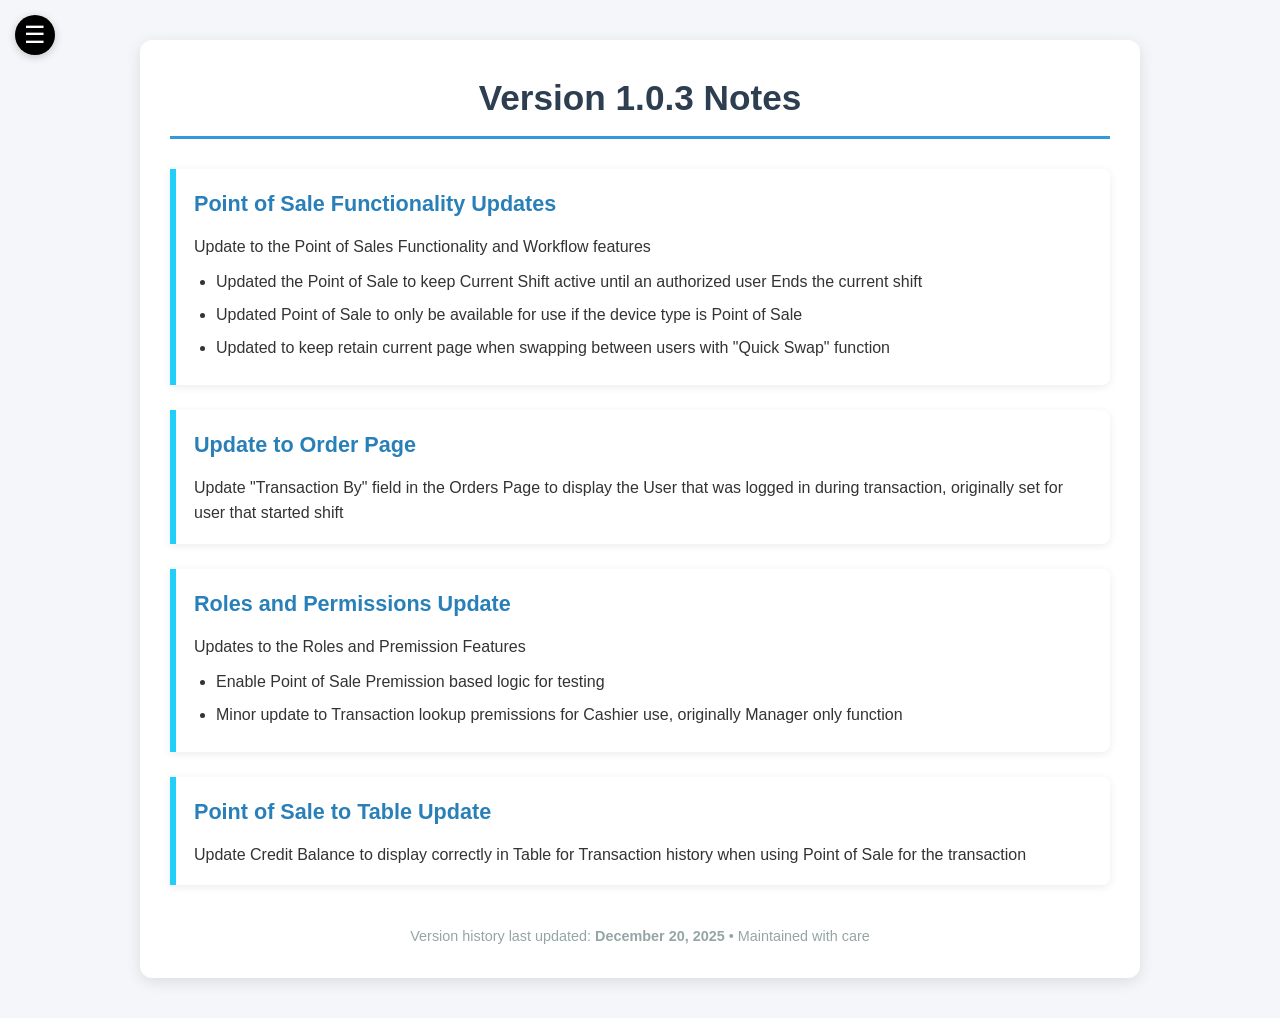
<file: version103.html>
<!DOCTYPE html>
<html lang="en">
<head>
    <meta charset="UTF-8">
    <meta name="viewport" content="width=device-width, initial-scale=1.0">
    <title>Version History</title>
    <meta name="description" content="Complete changelog of system updates and improvements">
    <link rel="stylesheet" href="style.css">
</head>
<body>
      <button class="menu-btn" id="menuBtn">☰</button>

  <!-- Sidebar -->
   <nav class="sidebar" id="sidebar">

    <div id="sidebar-container"></div>

  </nav>

  <!-- Overlay (for mobile) -->
  <div class="overlay" id="overlay"></div>
  <div class="main-content" id="mainContent">
  
    <!--Main Content-->
    <div class="container">
        <h1>Version 1.0.3 Notes</h1>

        <div class="version">
            <h2>
                <span>Point of Sale Functionality Updates</span>
            </h2>
            <p>Update to the Point of Sales Functionality and Workflow features</p>
            <ul>
                <li>Updated the Point of Sale to keep Current Shift active until an authorized user Ends the current shift</li>
                <li>Updated Point of Sale to only be available for use if the device type is Point of Sale</li>
                <li>Updated to keep retain current page when swapping between users with "Quick Swap" function</li>
            </ul>
        </div>

        <div class="version">
            <h2>
                <span>Update to Order Page</span>
            </h2>
            <p>Update "Transaction By" field in the Orders Page to display the User that was logged in during transaction, originally set for user that started shift</p>
        </div>

        <div class="version">
            <h2>
                <span>Roles and Permissions Update</span>
            </h2>
            <p>Updates to the Roles and Premission Features</p>
            <ul>
                <li>Enable Point of Sale Premission based logic for testing</li>
                <li>Minor update to Transaction lookup premissions for Cashier use, originally Manager only function</li>
            </ul>
        </div>

        <div class="version">
            <h2>
                <span>Point of Sale to Table Update</span>
            </h2>
            <p>Update Credit Balance to display correctly in Table for Transaction history when using Point of Sale for the transaction </p>
        </div>

        <div class="footer" id="footer-container">
            
        </div>
    </div>
   </div>
<script src="script.js"></script>
</body>
</html>
</file>
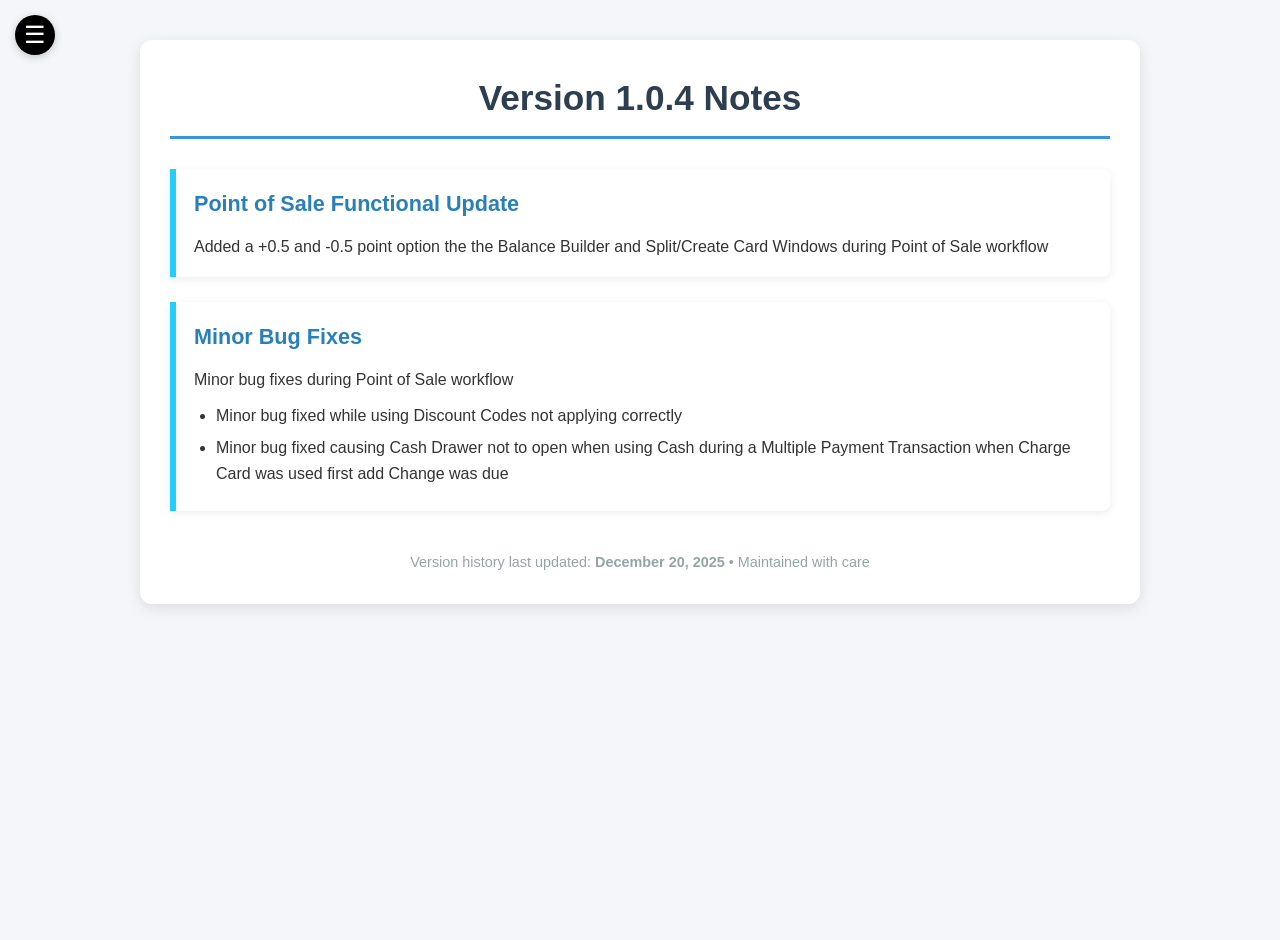
<file: version104.html>
<!DOCTYPE html>
<html lang="en">
<head>
    <meta charset="UTF-8">
    <meta name="viewport" content="width=device-width, initial-scale=1.0">
    <title>Version History</title>
    <meta name="description" content="Complete changelog of system updates and improvements">
    <link rel="stylesheet" href="style.css">
</head>
<body>
      <button class="menu-btn" id="menuBtn">☰</button>

  <!-- Sidebar -->
   <nav class="sidebar" id="sidebar">

    <div id="sidebar-container"></div>

  </nav>

  <!-- Overlay (for mobile) -->
  <div class="overlay" id="overlay"></div>
  <div class="main-content" id="mainContent">
  
    <!--Main Content-->
    <div class="container">
        <h1>Version 1.0.4 Notes</h1>

        <div class="version">
            <h2>
                <span>Point of Sale Functional Update</span>
            </h2>
            <p>Added a +0.5 and -0.5 point option the the Balance Builder and Split/Create Card Windows during Point of Sale workflow</p>
           
        </div>

        <div class="version">
            <h2>
                <span>Minor Bug Fixes</span>
            </h2>
            <p>Minor bug fixes during Point of Sale workflow</p>
            <ul>
                <li>Minor bug fixed while using Discount Codes not applying correctly</li>
                <li>Minor bug fixed causing Cash Drawer not to open when using Cash during a Multiple Payment Transaction when Charge Card was used first add Change was due</li>
            </ul>
        </div>

        <div class="footer" id="footer-container">
            
        </div>
    </div>
   </div>
<script src="script.js"></script>
</body>
</html>
</file>
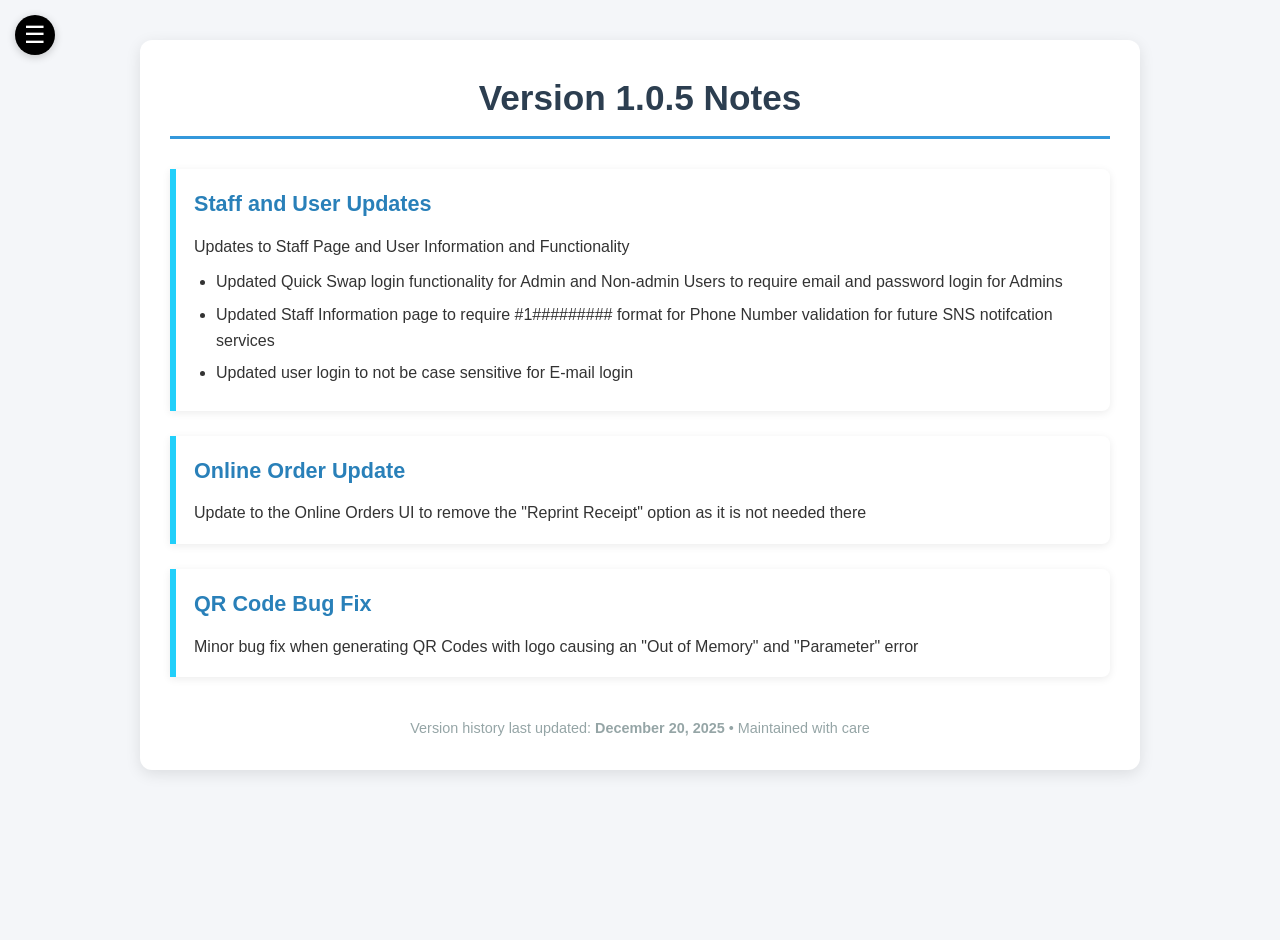
<file: version105.html>
<!DOCTYPE html>
<html lang="en">
<head>
    <meta charset="UTF-8">
    <meta name="viewport" content="width=device-width, initial-scale=1.0">
    <title>Version History</title>
    <meta name="description" content="Complete changelog of system updates and improvements">
    <link rel="stylesheet" href="style.css">
</head>
<body>
      <button class="menu-btn" id="menuBtn">☰</button>

  <!-- Sidebar -->
   <nav class="sidebar" id="sidebar">

    <div id="sidebar-container"></div>

  </nav>

  <!-- Overlay (for mobile) -->
  <div class="overlay" id="overlay"></div>
  <div class="main-content" id="mainContent">
  
    <!--Main Content-->
    <div class="container">
        <h1>Version 1.0.5 Notes</h1>

        <div class="version">
            <h2>
                <span>Staff and User Updates</span>
            </h2>
            <p>Updates to Staff Page and User Information and Functionality</p>
            <ul>
                <li>Updated Quick Swap login functionality for Admin and Non-admin Users to require email and password login for Admins</li>
                <li>Updated Staff Information page to require #1######### format for Phone Number validation for future SNS notifcation services</li>
                <li>Updated user login to not be case sensitive for E-mail login</li>
            </ul>
        </div>

        <div class="version">
            <h2>
                <span>Online Order Update</span>
            </h2>
            <p>Update to the Online Orders UI to remove the "Reprint Receipt" option as it is not needed there</p>
            
        </div>

        <div class="version">
            <h2>
                <span>QR Code Bug Fix</span>
            </h2>
            <p>Minor bug fix when generating QR Codes with logo causing an "Out of Memory" and "Parameter" error</p>
            
        </div>

        <div class="footer" id="footer-container">
            
        </div>
    </div>
   </div>
<script src="script.js"></script>
</body>
</html>
</file>
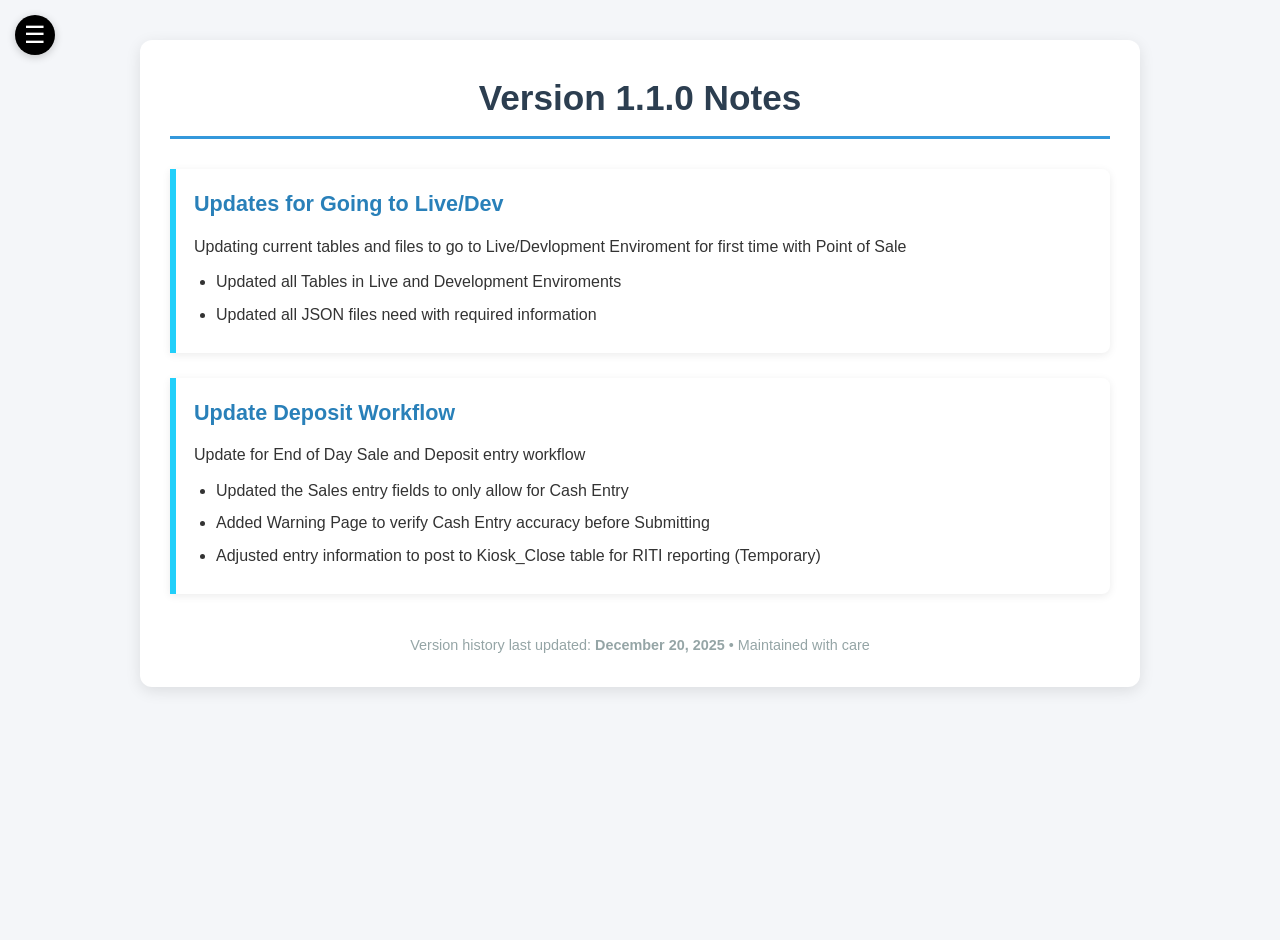
<file: version110.html>
<!DOCTYPE html>
<html lang="en">
<head>
    <meta charset="UTF-8">
    <meta name="viewport" content="width=device-width, initial-scale=1.0">
    <title>Version History</title>
    <meta name="description" content="Complete changelog of system updates and improvements">
    <link rel="stylesheet" href="style.css">
</head>
<body>
      <button class="menu-btn" id="menuBtn">☰</button>

  <!-- Sidebar -->
   <nav class="sidebar" id="sidebar">

    <div id="sidebar-container"></div>

  </nav>

  <!-- Overlay (for mobile) -->
  <div class="overlay" id="overlay"></div>
  <div class="main-content" id="mainContent">
  
    <!--Main Content-->
    <div class="container">
        <h1>Version 1.1.0 Notes</h1>

        <div class="version">
            <h2>
                <span>Updates for Going to Live/Dev</span>
            </h2>
            <p>Updating current tables and files to go to Live/Devlopment Enviroment for first time with Point of Sale
            </p>
            <ul>
                <li>Updated all Tables in Live and Development Enviroments</li>
                <li>Updated all JSON files need with required information</li>
            </ul>
        </div>

        <div class="version">
            <h2>
                <span>Update Deposit Workflow</span>
            </h2>
            <p>Update for End of Day Sale and Deposit entry workflow</p>
            <ul>
                <li>Updated the Sales entry fields to only allow for Cash Entry</li>
                <li>Added Warning Page to verify Cash Entry accuracy before Submitting</li>
                <li>Adjusted entry information to post to Kiosk_Close table for RITI reporting (Temporary)</li>
            </ul>
        </div>

        <div class="footer" id="footer-container">
            
        </div>
    </div>
   </div>
<script src="script.js"></script>
</body>
</html>
</file>
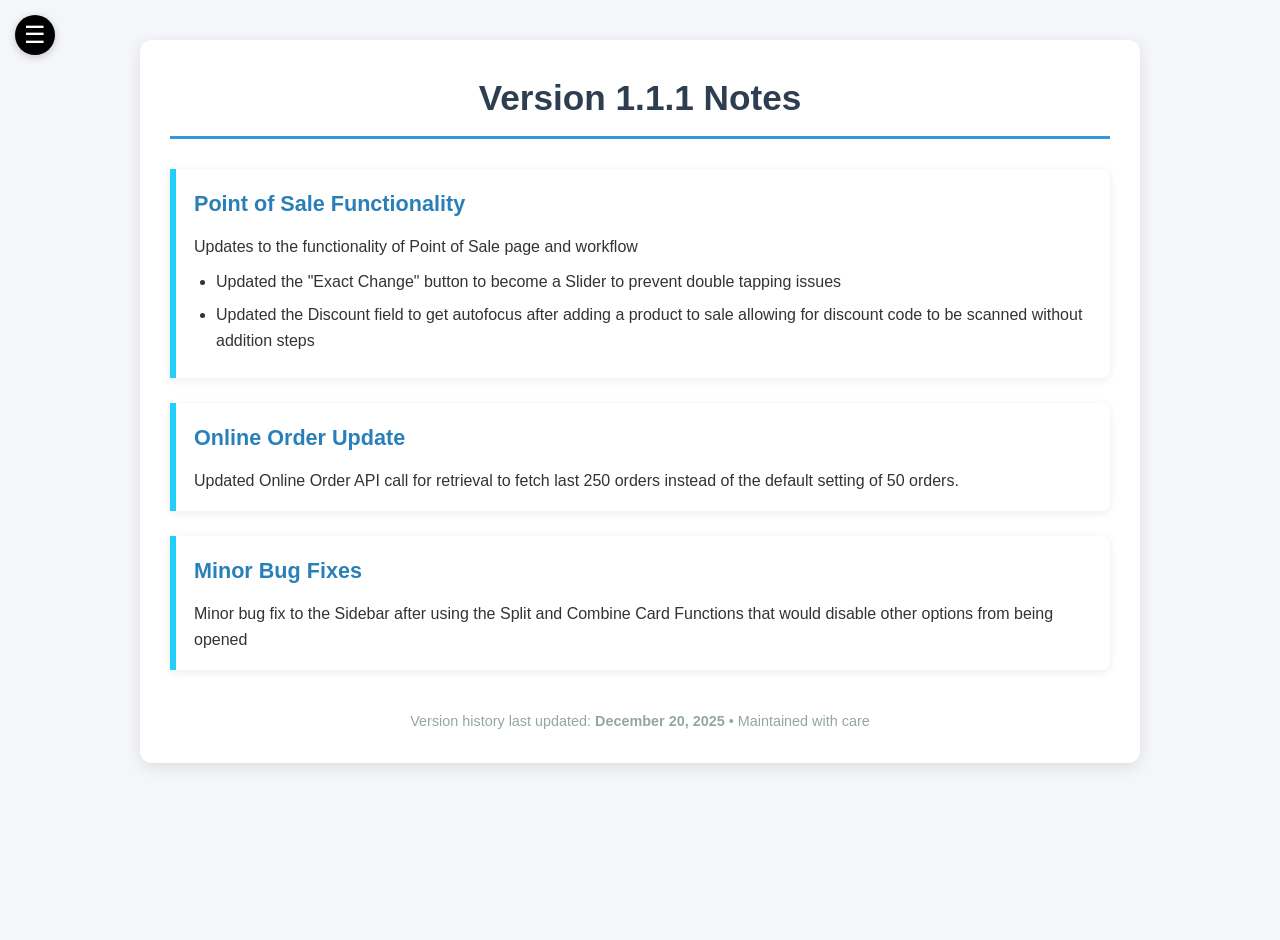
<file: version111.html>
<!DOCTYPE html>
<html lang="en">
<head>
    <meta charset="UTF-8">
    <meta name="viewport" content="width=device-width, initial-scale=1.0">
    <title>Version History</title>
    <meta name="description" content="Complete changelog of system updates and improvements">
    <link rel="stylesheet" href="style.css">
</head>
<body>
      <button class="menu-btn" id="menuBtn">☰</button>

   <!-- Sidebar -->
   <nav class="sidebar" id="sidebar">

    <div id="sidebar-container"></div>

  </nav>

  <!-- Overlay (for mobile) -->
  <div class="overlay" id="overlay"></div>
  <div class="main-content" id="mainContent">
  
    <!--Main Content-->
    <div class="container">
        <h1>Version 1.1.1 Notes</h1>

        <div class="version">
            <h2>
                <span>Point of Sale Functionality</span>
            </h2>
            <p>Updates to the functionality of Point of Sale page and workflow </p>
            <ul>
                <li>Updated the "Exact Change" button to become a Slider to prevent double tapping issues</li>
                <li>Updated the Discount field to get autofocus after adding a product to sale allowing for discount code to be scanned without addition steps</li>
            </ul>
        </div>

        <div class="version">
            <h2>
                <span>Online Order Update</span>
            </h2>
            <p>Updated Online Order API call for retrieval to fetch last 250 orders instead of the default setting of 50 orders.</p>
        </div>

        <div class="version">
            <h2>
                <span>Minor Bug Fixes</span>
            </h2>
            <p>Minor bug fix to the Sidebar after using the Split and Combine Card Functions that would disable other options from being opened</p>
        </div>

        <div class="footer" id="footer-container">
            
        </div>
    </div>
   </div>
<script src="script.js"></script>
</body>
</html>
</file>
<file: style.css>
/* GLOBAL RESET & LAYOUT */
    * {
        margin: 0;
        padding: 0;
        box-sizing: border-box;
    }

    body {
        font-family: 'Segoe UI', Tahoma, Geneva, Verdana, sans-serif;
        line-height: 1.6;
        margin: 0;
        padding: 20px;
        background-color: #f4f6f9;
        color: #333;
        overflow-x: hidden;
        transition: margin-left 0.3s ease;
    }

    .container {
        max-width: 1000px;
        margin: 0 auto;
        background: #fff;
        padding: 30px;
        border-radius: 12px;
        box-shadow: 0 4px 15px rgba(0, 0, 0, 0.1);
        transition: margin-left 0.3s ease;
    }

    /* TYPOGRAPHY & HEADINGS */
    h1 {
        text-align: center;
        color: #2c3e50;
        margin-bottom: 30px;
        font-size: 2.2em;
        border-bottom: 3px solid #3498db;
        padding-bottom: 10px;
    }

    .live {
        text-align: center;
        background-color: #27ae60;
        border-radius: 25px;
        color: white;
        margin: 0% 30% 2% 30%;
        text-transform: uppercase;
        
    }

    .tbd {
        text-align: center;
        background-color: #ac08f8;
        border-radius: 25px;
        color: white;
        margin: 0% 25% 2% 25%;
        text-transform: uppercase;
    }

    .dev {
        text-align: center;
        background-color: #f39c12;
        border-radius: 25px;
        color: white;
        margin: 0% 25% 2% 25%;
        text-transform: uppercase;
    }

    .future {
        text-align: center;
        background-color: #000000;
        border-radius: 25px;
        color: white;
        margin: 0% 25% 2% 25%;
        text-transform: uppercase;
    }

    .og {
        text-align: center;
        background-color: #0101ce;
        border-radius: 25px;
        color: white;
        margin: 0% 30% 2% 30%;
        text-transform: uppercase;
    }

    .version h2 {
        margin: 0 0 12px 0;
        color: #2980b9;
        font-size: 1.35em;
        display: flex;
        justify-content: space-between;
        align-items: center;
        flex-wrap: wrap;
        gap: 10px;
    }

    .version h2 .label {
        font-size: 0.75em;
        padding: 4px 10px;
        border-radius: 20px;
        color: white;
        font-weight: bold;
        margin-top: 5px;
    }

    .date {
        font-size: 0.9em;
        color: #7f8c8d;
        font-style: italic;
        font-weight: normal;
    }

    ul {
        padding-left: 22px;
        margin: 10px 0 0 0;
    }

    li {
        margin-bottom: 7px;
        position: relative;
    }

    li:before {
        content: "";
        color: #3498db;
        font-weight: bold;
        position: absolute;
        left: -16px;
    }

    .footer {
        text-align: center;
        margin-top: 40px;
        color: #95a5a6;
        font-size: 0.9em;
    }

    /* VERSION CARDS */
    .version {
        background-color: #ffffff;
        border-left: 6px solid #22cffa;
        margin-bottom: 25px;
        padding: 18px;
        border-radius: 0 8px 8px 0;
        box-shadow: 0 2px 8px rgba(0, 0, 0, 0.08);
        transition: all 0.3s ease;
    }

    .version:hover {
        box-shadow: 0 4px 12px rgba(0, 0, 0, 0.15);
        transform: translate(5px, -5px);
    }

    /* Version Status Border Colors */
    #future.version { border-left-color: #000000; }
    #tbd.version { border-left-color: #ac08f8; }
    #dev.version { border-left-color: #f39c12; }
    #live.version { border-left-color: #27ae60; }
    #og.version { border-left-color: #0101ce; }

    /* Version and Priority */
    #prior1.version {
        background-color: #8beff7;
    }
    #prior2.version {
        background-color: #beff81;
    }
    #prior3.version {
        background-color: #e4a1f8;
    }

    .prior {
        font-size: 1em;
        color: #3e4444;
        font-style: italic;
        font-weight: normal;
        margin-left: 15px;
    }

    /* Label Backgrounds */
    .future-label { background-color: #000000; }
    .tbd-label { background-color: #ac08f8; }
    .dev-label { background-color: #f39c12; }
    .live-label { background-color: #27ae60; }
    .original-label { background-color: #0101ce; }

    /* SIDEBAR NAVIGATION */
    .sidebar {
        position: fixed;
        top: 0;
        left: -250px;
        width: 250px;
        height: 100%;
        background-color: #000000;
        color: white;
        transition: left 0.3s ease;
        z-index: 1000;
        padding-top: 30px;
        opacity: 0.95;
        overflow-y: auto; 
        overflow-x: hidden;
        display: flex;     
        flex-direction: column; 
    }

    .sidebar.open {
        left: 0;
    }

    .sidebar ul {
        list-style: none;
        padding: 0;
        margin: 0;
        flex: 1;
        overflow-y: auto;
        overflow-x: hidden;
    }

    .sidebar ul li {
        padding: 15px 20px;
        border-bottom: 1px solid rgba(255, 255, 255, 0.1);
    }

    .sidebar ul li a {
        color: white;
        text-decoration: none;
        font-size: 16px;
        display: block;
        transition: color 0.2s ease;
    }

    .sidebar ul li:hover {
        background-color: #4192e2;
    }

    .sidebar ul li:hover a {
        color: black;
        text-transform: uppercase;
        cursor: pointer;
    }

    .navvoid:hover {
      background-color: black !important; 
    }

    #sidebar a.active { 
      background: black; 
      color: #fff; 
    }
    #toggle-sidebar { 
      display: none; 
    }

    /* Custom Scrollbar for Sidebar (WebKit) */
    .sidebar ul::-webkit-scrollbar {
        width: 8px;
    }
    .sidebar ul::-webkit-scrollbar-track {
        background: transparent;
    }
    .sidebar ul::-webkit-scrollbar-thumb {
        background: rgba(255, 255, 255, 0.3);
        border-radius: 4px;
    }
    .sidebar ul::-webkit-scrollbar-thumb:hover {
        background: rgba(255, 255, 255, 0.5);
    }

    /* Hamburger Button */
    .menu-btn {
        position: fixed;
        top: 15px;
        left: 15px;
        font-size: 24px;
        background: #000000;
        color: white;
        border: none;
        width: 40px;
        height: 40px;
        border-radius: 50%;
        cursor: pointer;
        z-index: 1100;
        display: flex;
        align-items: center;
        justify-content: center;
        transition: left 0.3s ease, transform 0.2s ease;
        box-shadow: 0 2px 8px rgba(0, 0, 0, 0.2);
    }

    .menu-btn:hover {
        transform: scale(1.1);
    }

    /* Main Content Shift */
    .main-content {
        margin-left: 0;
        padding: 20px;
        transition: margin-left 0.5s ease-out;
        min-height: 100vh;
    }

    .content-shift {
        margin-left: 250px;
    }

    /* Overlay (Mobile) */
    .overlay {
        position: fixed;
        top: 0;
        left: 0;
        width: 100%;
        height: 100%;
        background: rgba(0, 0, 0, 0.5);
        z-index: 900;
        opacity: 0;
        visibility: hidden;
        transition: opacity 0.3s ease, visibility 0.3s ease;
    }

    .overlay.active {
        opacity: 1;
        visibility: visible;
    }

    /* RESPONSIVE DESIGN */
    @media (max-width: 768px) {
        .container {
            padding: 20px;
        }
        h1 {
            font-size: 1.8em;
        }
        .version h2 {
            font-size: 1.2em;
            flex-direction: column;
            align-items: flex-start;
        }
        .version h2 .label {
            margin-top: 8px;
        }

        /* Sidebar Mobile */
        .sidebar {
            width: 200px;
            left: -200px;
        }
        .sidebar.open {
            left: 0;
        }
        .content-shift {
            margin-left: 200px;
        }
        .menu-btn {
            left: 10px;
            top: 10px;
        }
    }

    @media (max-width: 480px) {
        body {
            padding: 12px;
        }
        .container {
            padding: 16px;
        }
        h1 {
            font-size: 1.6em;
        }
        .version {
            padding: 14px;
        }
        .version h2 {
            font-size: 1.1em;
        }
    }

   
   .navheader{
    height: 125px;
    margin: 0px 50px;
   }

   a {
    text-decoration: none;
    color: inherit;
    cursor: inherit;
   }

   

/* Accordion for Milestones */

.collapsible {
            cursor: pointer;
            padding: 18px;
            width: 100%;
            text-align: center;
            border:#ccc;
            background-color: #f1f1f1;
            font-size: x-large;
            font-weight: bold;
            margin-bottom: 20px;
            border-style: solid;
        }
.active1, .collapsible:hover {
            background-color: #22cffa;
            border: #0098fd;
            border-style: solid;
        }
.content {
            padding: 0 20px;
            max-height: 0;
            overflow: hidden;
            transition: max-height 0.5s ease-out;
            background-color: #f9f9f9;
        }
</file>
